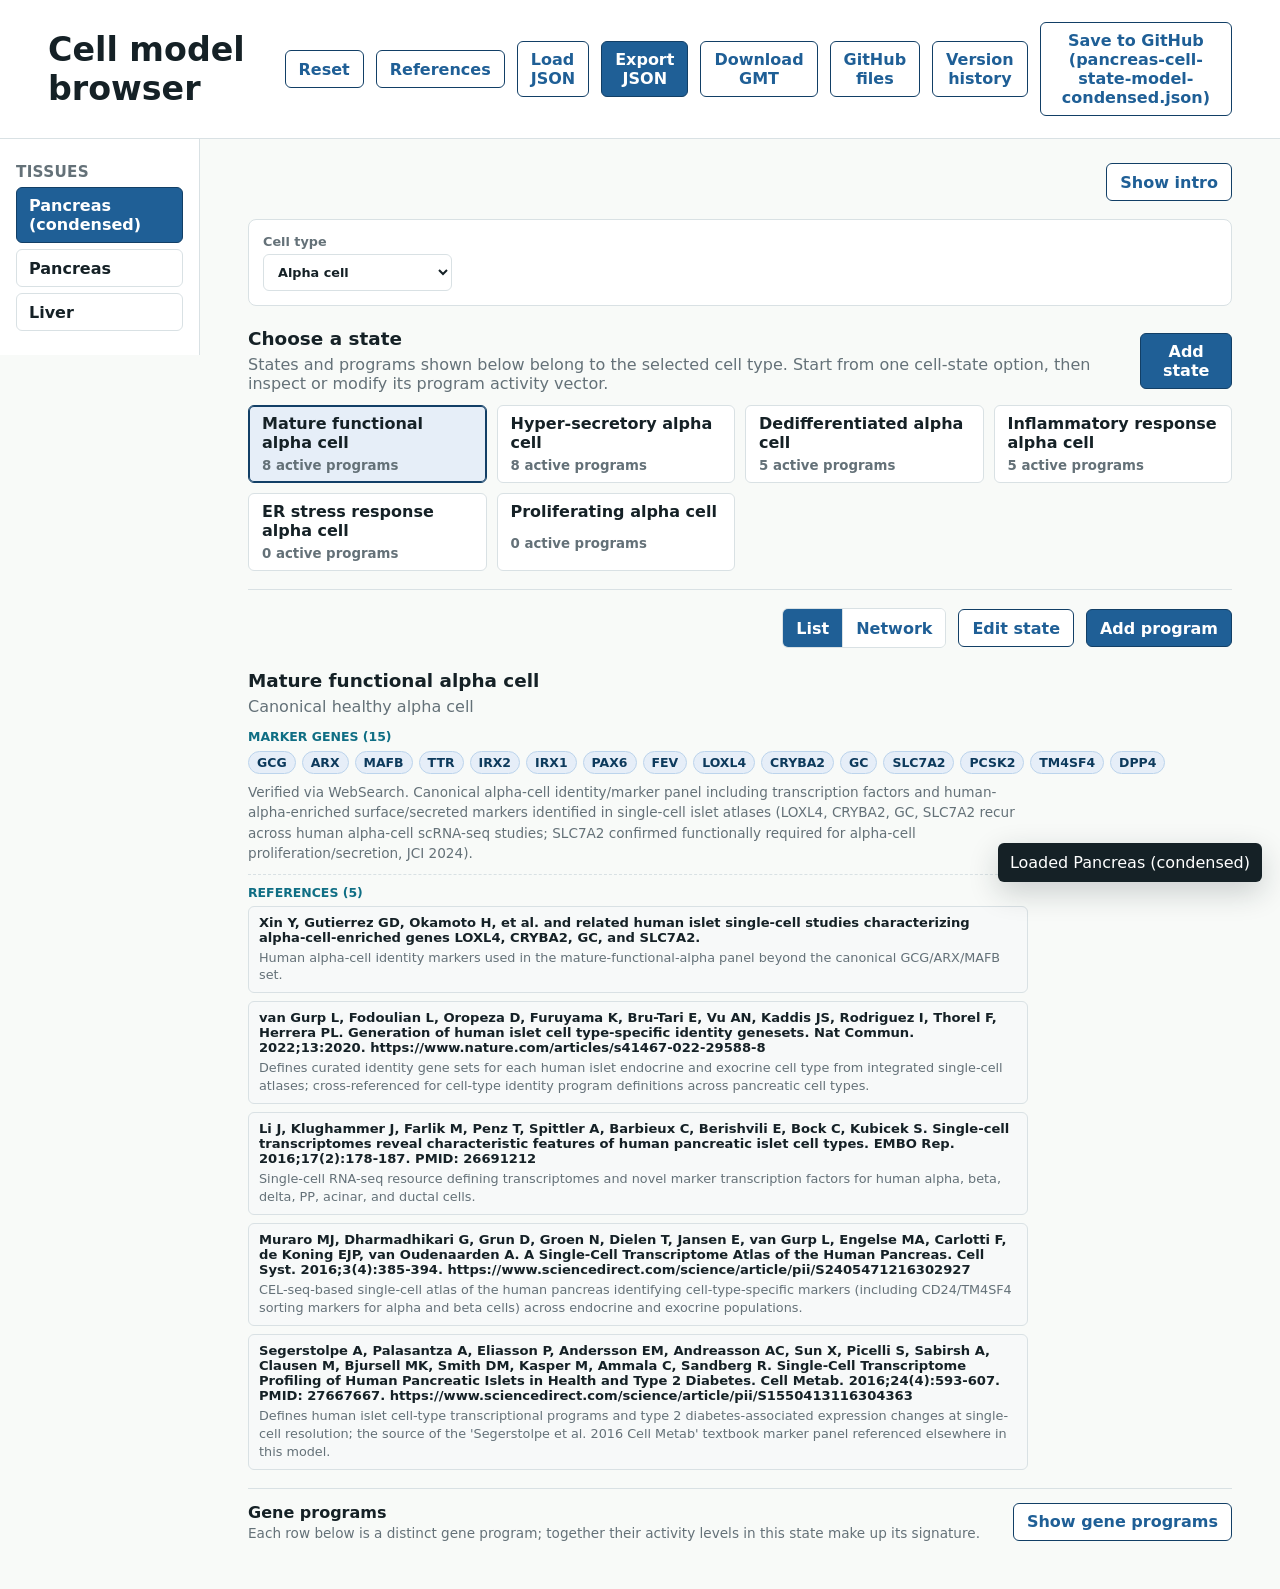
<file: index.html>
<!doctype html>
<html lang="en">
  <head>
    <meta charset="utf-8">
    <meta name="viewport" content="width=device-width, initial-scale=1">
    <title>Cell Model Browser</title>
    <link rel="stylesheet" href="styles.css">
  </head>
  <body>
    <header class="topbar">
      <div>
        <h1>Cell model browser</h1>
      </div>
      <div class="top-actions">
        <button id="resetData" class="ghost">Reset</button>
        <button id="showReferences" class="ghost" type="button">References</button>
        <label class="file-button ghost">
          <span>Load JSON</span>
          <input id="importData" type="file" accept="application/json,.json">
        </label>
        <button id="exportData">Export JSON</button>
        <button id="exportGmt" class="ghost" type="button">Download GMT</button>
        <button id="showGithubFiles" class="ghost" type="button">GitHub files</button>
        <button id="showGithubHistory" class="ghost" type="button" hidden>Version history</button>
        <button id="saveToGithub" class="ghost" type="button" hidden>Save to GitHub</button>
      </div>
    </header>

    <div class="app-body">
      <aside class="tissue-sidebar">
        <h2>Tissues</h2>
        <nav id="tissueList" class="tissue-list" aria-label="Tissue selector"></nav>
      </aside>

      <main>
      <div class="intro-toggle-row">
        <button id="toggleIntro" class="ghost" type="button" aria-expanded="false">Show intro</button>
      </div>
      <section id="summaryBand" class="summary-band hidden">
        <div class="summary-text">
          <h2>Cell model</h2>
          <dl class="concept-definitions">
            <div>
              <dt>Gene</dt>
              <dd>The basic unit of activity, a gene encodes for a protein that performs specific biological function in a cell.</dd>
            </div>
            <div>
              <dt>Program</dt>
              <dd>A group of genes that have coordinated expression or activity, due to shared regulation and potential involvement in similar biological processes.</dd>
            </div>
            <div>
              <dt>State</dt>
              <dd>The overall expression phenotype of a cell, defined by the combined activity levels of different programs.</dd>
            </div>
          </dl>
          <p class="concept-note">
            States and disease are closely linked: a cell can shift into a
            particular state as a consequence of disease, or adopting a
            particular state can itself drive disease. Programs relate to
            biological pathways in a similar way, since a pathway is a
            process that produces a functional outcome in a cell, and a
            program captures the coordinated genes that carry that pathway
            out.
          </p>
        </div>
        <div class="concept-diagram">
          <svg viewBox="0 0 920 460" xmlns="http://www.w3.org/2000/svg" role="img" aria-labelledby="gpsTitle gpsDesc">
            <title id="gpsTitle">Genes to programs to states</title>
            <desc id="gpsDesc">A cartoon showing individual genes clustering into a few biological programs, which combine at different activity levels to define a single cell state.</desc>

            <defs>
              <marker id="gpsArrow" viewBox="0 0 10 10" refX="8" refY="5" markerWidth="7" markerHeight="7" orient="auto-start-reverse">
                <path d="M0,0 L10,5 L0,10 z" fill="#9aabb2"></path>
              </marker>
            </defs>

            <text x="130" y="46" text-anchor="middle" font-weight="700" font-size="20" fill="#152126">Genes</text>
            <text x="130" y="68" text-anchor="middle" font-size="12" fill="#647178">individual markers</text>

            <g>
              <path d="M60,110 C66,102 74,118 80,110" fill="none" stroke="#2b8a7e" stroke-width="3" stroke-linecap="round"></path>
              <path d="M150,95 C156,87 164,103 170,95" fill="none" stroke="#2b8a7e" stroke-width="3" stroke-linecap="round"></path>
              <path d="M40,170 C46,162 54,178 60,170" fill="none" stroke="#2b8a7e" stroke-width="3" stroke-linecap="round"></path>
              <path d="M140,190 C146,182 154,198 160,190" fill="none" stroke="#2b8a7e" stroke-width="3" stroke-linecap="round"></path>
              <path d="M70,250 C76,242 84,258 90,250" fill="none" stroke="#2b8a7e" stroke-width="3" stroke-linecap="round"></path>
              <path d="M155,270 C161,262 169,278 175,270" fill="none" stroke="#2b8a7e" stroke-width="3" stroke-linecap="round"></path>
              <path d="M55,330 C61,322 69,338 75,330" fill="none" stroke="#2b8a7e" stroke-width="3" stroke-linecap="round"></path>
              <path d="M145,345 C151,337 159,353 165,345" fill="none" stroke="#2b8a7e" stroke-width="3" stroke-linecap="round"></path>

              <text x="70" y="128" font-size="10" fill="#647178">PDX1</text>
              <text x="160" y="113" font-size="10" fill="#647178">INS</text>
              <text x="50" y="188" font-size="10" fill="#647178">MAFA</text>
              <text x="150" y="208" font-size="10" fill="#647178">GCK</text>
              <text x="80" y="268" font-size="10" fill="#647178">CDKN2A</text>
              <text x="165" y="288" font-size="10" fill="#647178">ALDH1A3</text>
              <text x="65" y="348" font-size="10" fill="#647178">GDF15</text>
              <text x="155" y="363" font-size="10" fill="#647178">SOX9</text>
            </g>

            <path d="M210,150 C260,150 260,150 300,155" fill="none" stroke="#9aabb2" stroke-width="2" marker-end="url(#gpsArrow)"></path>
            <path d="M210,230 C260,230 260,230 300,230" fill="none" stroke="#9aabb2" stroke-width="2" marker-end="url(#gpsArrow)"></path>
            <path d="M210,310 C260,310 260,310 300,305" fill="none" stroke="#9aabb2" stroke-width="2" marker-end="url(#gpsArrow)"></path>

            <text x="450" y="46" text-anchor="middle" font-weight="700" font-size="20" fill="#152126">Programs</text>
            <text x="450" y="68" text-anchor="middle" font-size="12" fill="#647178">groups of genes, one process each</text>

            <g>
              <rect x="310" y="110" width="280" height="80" rx="22" fill="#e7f4ef" stroke="#2b8a7e" stroke-width="2"></rect>
              <circle cx="335" cy="150" r="9" fill="#2b8a7e"></circle>
              <text x="480" y="132" text-anchor="middle" font-weight="700" font-size="14" fill="#152126">Identity</text>
              <rect x="378" y="144" width="120" height="18" rx="9" fill="#ffffff" stroke="#2b8a7e" stroke-width="1"></rect>
              <text x="438" y="157" text-anchor="middle" font-size="9.5" fill="#0f4a3c">Beta-cell identity</text>
              <rect x="378" y="166" width="120" height="18" rx="9" fill="#ffffff" stroke="#2b8a7e" stroke-width="1"></rect>
              <text x="438" y="179" text-anchor="middle" font-size="9.5" fill="#0f4a3c">Insulin biosynthesis</text>
            </g>

            <g>
              <rect x="310" y="200" width="280" height="80" rx="22" fill="#fbf0da" stroke="#b6842f" stroke-width="2"></rect>
              <circle cx="335" cy="240" r="9" fill="#b6842f"></circle>
              <text x="480" y="222" text-anchor="middle" font-weight="700" font-size="14" fill="#152126">Stress response</text>
              <rect x="378" y="234" width="120" height="18" rx="9" fill="#ffffff" stroke="#b6842f" stroke-width="1"></rect>
              <text x="438" y="247" text-anchor="middle" font-size="9.5" fill="#7a5620">ER stress</text>
              <rect x="378" y="256" width="120" height="18" rx="9" fill="#ffffff" stroke="#b6842f" stroke-width="1"></rect>
              <text x="438" y="269" text-anchor="middle" font-size="9.5" fill="#7a5620">Oxidative stress</text>
            </g>

            <g>
              <rect x="310" y="290" width="280" height="80" rx="22" fill="#f1e7f6" stroke="#8a4fa8" stroke-width="2"></rect>
              <circle cx="335" cy="330" r="9" fill="#8a4fa8"></circle>
              <text x="480" y="312" text-anchor="middle" font-weight="700" font-size="14" fill="#152126">Cell fate</text>
              <rect x="378" y="324" width="120" height="18" rx="9" fill="#ffffff" stroke="#8a4fa8" stroke-width="1"></rect>
              <text x="438" y="337" text-anchor="middle" font-size="9.5" fill="#5c2d73">Senescence</text>
              <rect x="378" y="346" width="120" height="18" rx="9" fill="#ffffff" stroke="#8a4fa8" stroke-width="1"></rect>
              <text x="438" y="359" text-anchor="middle" font-size="9.5" fill="#5c2d73">Dedifferentiation</text>
            </g>

            <path d="M595,150 C650,150 650,220 700,225" fill="none" stroke="#2b8a7e" stroke-width="3" marker-end="url(#gpsArrow)" opacity="0.85"></path>
            <path d="M595,240 C650,240 650,235 700,235" fill="none" stroke="#b6842f" stroke-width="3" marker-end="url(#gpsArrow)" opacity="0.85"></path>
            <path d="M595,330 C650,330 650,250 700,245" fill="none" stroke="#8a4fa8" stroke-width="3" marker-end="url(#gpsArrow)" opacity="0.85"></path>

            <text x="800" y="46" text-anchor="middle" font-weight="700" font-size="20" fill="#152126">State</text>
            <text x="800" y="68" text-anchor="middle" font-size="12" fill="#647178">The overall expression profile of a cell</text>

            <g>
              <circle cx="800" cy="238" r="95" fill="#eef5f2" stroke="#9aabb2" stroke-width="2.5"></circle>
              <circle cx="800" cy="238" r="22" fill="#152126" opacity="0.85"></circle>
              <circle cx="763" cy="212" r="6" fill="#2b8a7e"></circle>
              <circle cx="838" cy="208" r="5" fill="#b6842f"></circle>
              <circle cx="775" cy="270" r="5" fill="#8a4fa8"></circle>
              <circle cx="828" cy="266" r="6" fill="#2b8a7e"></circle>
            </g>
            <text x="800" y="360" text-anchor="middle" font-weight="700" font-size="13" fill="#152126">e.g. "Senescent beta cell"</text>
            <text x="800" y="378" text-anchor="middle" font-size="11" fill="#647178">= this state's phenotype</text>

            <text x="460" y="425" text-anchor="middle" font-size="12" fill="#647178">Box color = which program a gene belongs to &#183; dot color inside the state = that program's contribution to the signature</text>
          </svg>
        </div>
      </section>

      <section class="controls">
        <label>
          <span>Cell type</span>
          <select id="cellTypeSelect"></select>
        </label>
      </section>

      <section class="state-picker-section">
        <div class="section-head">
          <div>
            <h2>Choose a state</h2>
            <p>States and programs shown below belong to the selected cell type. Start from one cell-state option, then inspect or modify its program activity vector.</p>
          </div>
          <button id="addState">Add state</button>
        </div>
        <div id="stateOptions" class="state-options"></div>
      </section>

      <section id="stateView" class="state-workspace">
        <div class="section-actions state-workspace-actions">
          <div class="view-toggle" role="group" aria-label="View mode">
            <button id="viewModeList" type="button" aria-pressed="true">List</button>
            <button id="viewModeNetwork" type="button" aria-pressed="false">Network</button>
          </div>
          <button id="editSelectedState" class="ghost">Edit state</button>
          <button id="addProgram">Add program</button>
        </div>
        <div class="section-head">
          <div>
            <h2 id="selectedStateName">State</h2>
            <p id="selectedStatePhenotype"></p>
            <div id="selectedStateMarkers" class="marker-genes"></div>
          </div>
        </div>
        <div class="programs-heading">
          <div>
            <h3>Gene programs</h3>
            <p>Each row below is a distinct gene program; together their activity levels in this state make up its signature.</p>
          </div>
          <button id="toggleProgramsList" class="ghost" type="button" aria-expanded="false">Show gene programs</button>
        </div>
        <div id="programActivityList" class="program-activity-list hidden"></div>
        <div id="networkView" class="network-view hidden">
          <div class="network-toolbar">
            <button id="expandAllPrograms" class="ghost" type="button">Expand all genes</button>
            <button id="collapseAllPrograms" class="ghost" type="button">Collapse all genes</button>
            <p class="network-hint">Click a program node to show or hide its genes.</p>
          </div>
          <svg id="networkSvg" class="network-svg" viewBox="0 0 900 900" role="img" aria-label="State, program, and gene network"></svg>
          <div class="network-legend">
            <span><i class="dot" data-tone="down"></i>Down / low</span>
            <span><i class="dot" data-tone="base"></i>Baseline</span>
            <span><i class="dot" data-tone="up"></i>Up / high</span>
            <span><i class="dot" data-tone="peak"></i>Very high</span>
          </div>
        </div>
      </section>
      </main>
    </div>

    <dialog id="editor">
      <form method="dialog" id="editorForm">
        <header>
          <h2 id="editorTitle">Edit item</h2>
          <button value="cancel" class="icon-button" aria-label="Close">x</button>
        </header>
        <div id="editorFields" class="editor-fields"></div>
        <menu>
          <button value="delete" id="deleteItem" class="danger" type="button">Delete</button>
          <span></span>
          <button value="cancel" type="button" id="cancelEdit" class="ghost">Cancel</button>
          <button value="save" type="submit">Save</button>
        </menu>
      </form>
    </dialog>

    <dialog id="githubDialog">
      <header>
        <h2>GitHub files</h2>
        <button value="cancel" class="icon-button" aria-label="Close" id="cancelGithub">x</button>
      </header>
      <div class="github-token-row">
        <label>
          <span>GitHub personal access token (only needed to save changes back)</span>
          <input id="githubTokenInput" type="password" placeholder="ghp_...">
        </label>
        <label class="checkbox-row">
          <input type="checkbox" id="githubTokenRemember">
          <span>Remember in this browser</span>
        </label>
        <div class="github-token-actions">
          <button id="githubTokenSave" class="ghost" type="button">Save token</button>
          <span id="githubTokenStatus" class="github-token-status"></span>
        </div>
      </div>
      <p class="github-file-hint">Loading a file below does not need a token. Saving changes back to it does.</p>
      <ul id="githubFileList" class="github-file-list"></ul>
    </dialog>

    <dialog id="githubHistoryDialog">
      <header>
        <h2>Version history</h2>
        <button value="cancel" class="icon-button" aria-label="Close" id="cancelGithubHistory">x</button>
      </header>
      <p class="github-file-hint">Every save creates a new commit, so nothing is ever lost. Restore a version to load it back into the app, then use "Save to GitHub" to make it current.</p>
      <ul id="githubHistoryList" class="github-file-list"></ul>
    </dialog>

    <dialog id="referencesDialog">
      <header>
        <h2>References</h2>
        <button value="cancel" class="icon-button" aria-label="Close" id="cancelReferences">x</button>
      </header>
      <ul id="referencesList" class="references-list"></ul>
    </dialog>

    <dialog id="exportDialog">
      <form method="dialog" id="exportForm">
        <header>
          <h2>Export model</h2>
          <button value="cancel" class="icon-button" aria-label="Close">x</button>
        </header>
        <div class="editor-fields">
          <label>
            <span>File name</span>
            <input id="exportFileName" name="fileName" value="beta-cell-state-model.json">
          </label>
        </div>
        <menu>
          <span></span>
          <button value="cancel" type="button" id="cancelExport" class="ghost">Cancel</button>
          <button value="save" type="submit">Download</button>
        </menu>
      </form>
    </dialog>

    <script src="app.js"></script>
  </body>
</html>
</file>
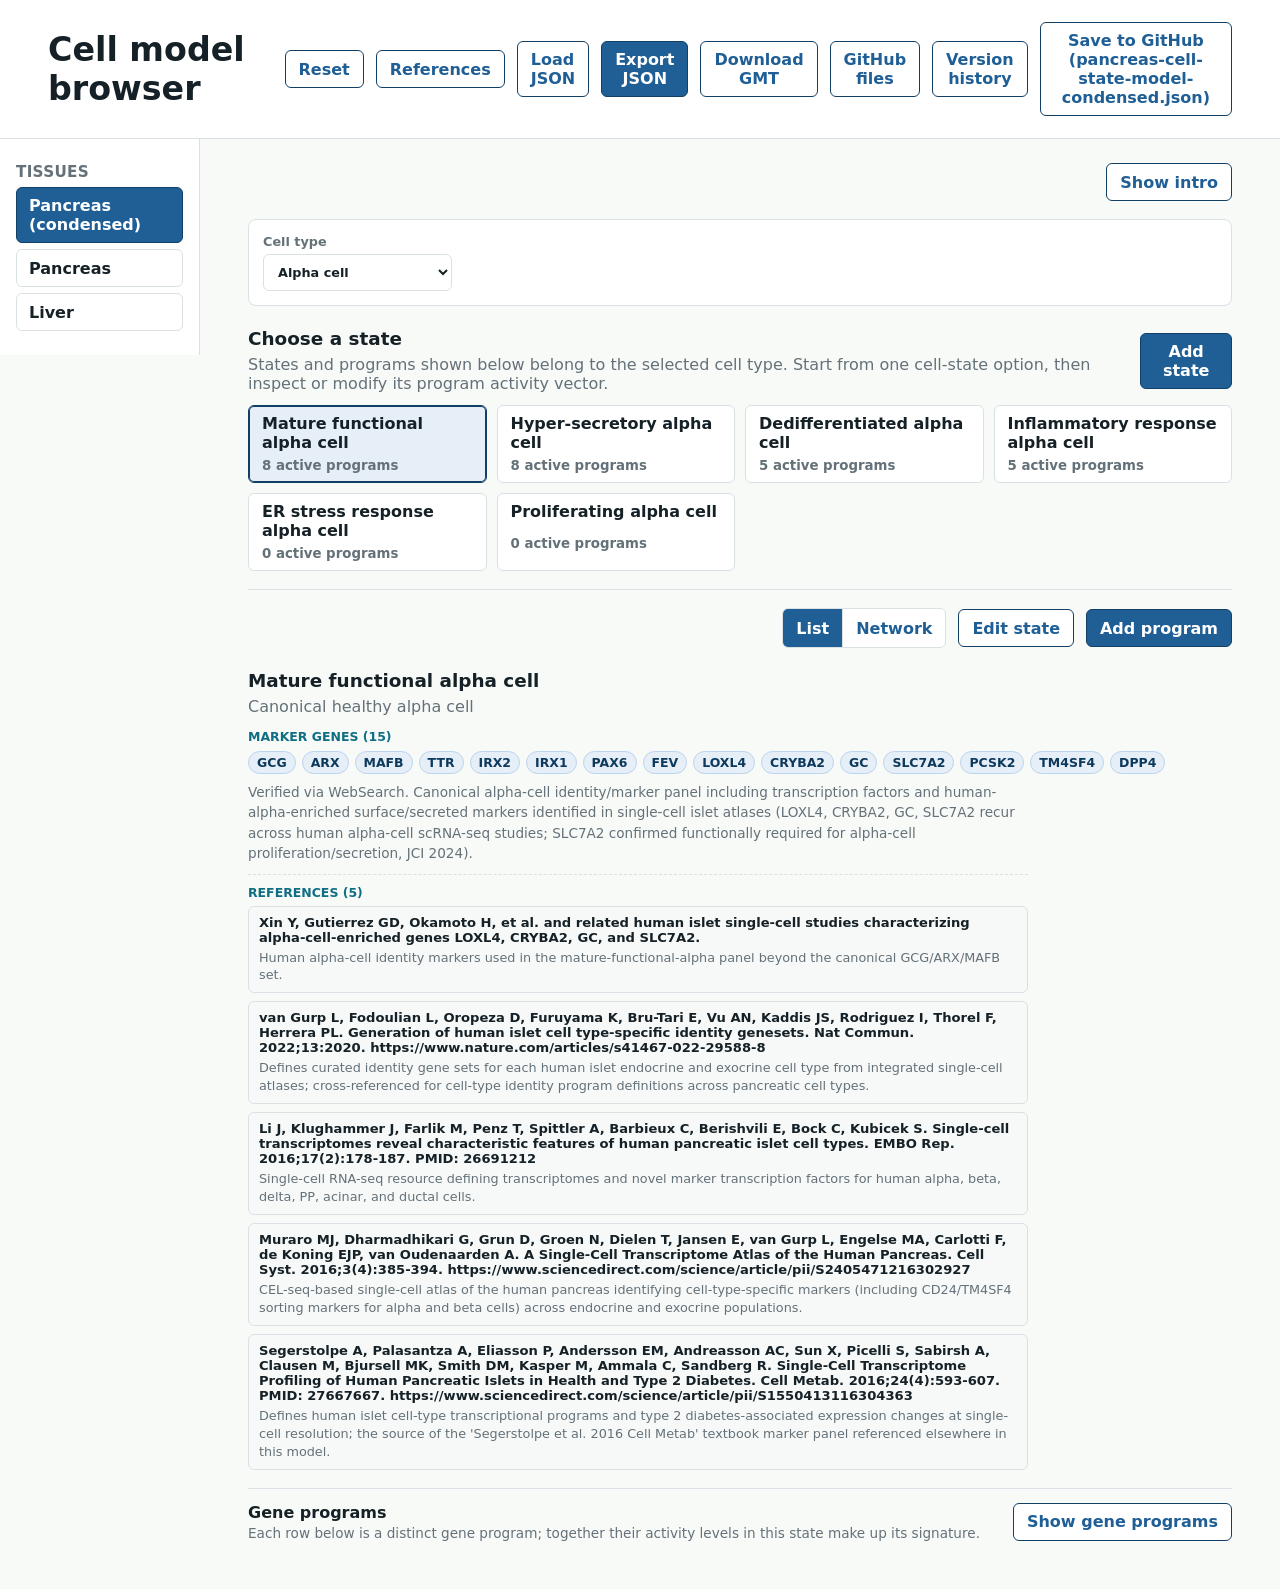
<file: cell_model_browser.html>
<!doctype html>
<html lang="en">
  <head>
    <meta charset="utf-8">
    <meta name="viewport" content="width=device-width, initial-scale=1">
    <title>Cell Model Browser</title>
    <style>
:root {
  --ink: #152126;
  --muted: #647178;
  --line: #d9e1e4;
  --paper: #f8faf8;
  --panel: #ffffff;
  --green: #167a62;
  --teal: #0f6e84;
  --gold: #b27719;
  --red: #b64236;
  --blue: #2b5c9c;
  --gray: #e9eef0;
  /* UI accent (buttons, focus/selected states, highlights). Kept separate
     from --green/--blue above, which stay reserved for the network view's
     up/down activity-tone data coding. */
  --accent: #1f5f96;
  --accent-dark: #123f66;
  --accent-light: #e6eef8;
  --accent-light-border: #bcd4ec;
  --accent-text: #0d3a5c;
  font-family: Inter, ui-sans-serif, system-ui, -apple-system, BlinkMacSystemFont, "Segoe UI", sans-serif;
}

* {
  box-sizing: border-box;
}

body {
  margin: 0;
  color: var(--ink);
  background: var(--paper);
}

button,
input,
select,
textarea {
  font: inherit;
}

button {
  border: 1px solid var(--accent-dark);
  background: var(--accent);
  color: white;
  min-height: 38px;
  padding: 8px 13px;
  border-radius: 6px;
  cursor: pointer;
  font-weight: 650;
}

.file-button {
  position: relative;
  display: inline-grid;
  place-items: center;
  min-height: 38px;
  padding: 8px 13px;
  border: 1px solid var(--accent-dark);
  border-radius: 6px;
  cursor: pointer;
  font-size: 1rem;
  font-weight: 650;
}

.top-actions .file-button {
  color: white;
  font-size: 1rem;
  font-weight: 650;
  gap: 0;
}

.file-button input {
  position: absolute;
  inline-size: 1px;
  block-size: 1px;
  opacity: 0;
  pointer-events: none;
}

button:hover {
  filter: brightness(0.96);
}

button.ghost,
.file-button.ghost {
  background: white;
  color: var(--accent);
}

button.danger {
  border-color: #a83a30;
  background: #f9e8e5;
  color: #9a332b;
}

.icon-button {
  width: 34px;
  min-height: 34px;
  padding: 0;
  border-color: var(--line);
  background: white;
  color: var(--ink);
}

.topbar {
  display: flex;
  justify-content: space-between;
  gap: 20px;
  align-items: center;
  padding: 22px clamp(18px, 4vw, 48px);
  border-bottom: 1px solid var(--line);
  background: white;
}

.eyebrow {
  margin: 0 0 3px;
  color: var(--teal);
  font-size: 0.78rem;
  font-weight: 750;
  text-transform: uppercase;
}

h1,
h2,
p {
  margin-top: 0;
}

h1 {
  margin-bottom: 0;
  font-size: clamp(1.55rem, 2.6vw, 2.35rem);
}

h2 {
  margin-bottom: 6px;
  font-size: 1.15rem;
}

p {
  color: var(--muted);
}

main {
  padding: 24px clamp(18px, 4vw, 48px) 48px;
  flex: 1 1 auto;
  min-width: 0;
}

.app-body {
  display: flex;
  align-items: flex-start;
}

.tissue-sidebar {
  flex: 0 0 200px;
  padding: 24px 16px;
  border-right: 1px solid var(--line);
  background: white;
}

.tissue-sidebar h2 {
  font-size: 0.95rem;
  color: var(--muted);
  text-transform: uppercase;
  letter-spacing: 0.02em;
}

.tissue-list {
  display: grid;
  gap: 6px;
}

.tissue-item {
  display: block;
  width: 100%;
  text-align: left;
  border: 1px solid var(--line);
  background: white;
  color: var(--ink);
  font-weight: 600;
  min-height: 38px;
  padding: 8px 12px;
  border-radius: 6px;
  cursor: pointer;
}

.tissue-item:hover {
  filter: brightness(0.98);
}

.tissue-item.active {
  border-color: var(--accent-dark);
  background: var(--accent);
  color: white;
}

.top-actions,
.section-head,
.section-actions,
.controls,
menu {
  display: flex;
  align-items: center;
  gap: 12px;
}

.intro-toggle-row {
  display: flex;
  justify-content: flex-end;
  margin-bottom: 14px;
}

/* Higher-specificity override so .summary-band's own `display: grid` can't
   win a cascade tie against the generic .hidden utility class (same bug
   pattern as the gene-programs list -- see #programActivityList.hidden). */
#summaryBand.hidden {
  display: none;
}

.summary-band {
  display: grid;
  grid-template-columns: minmax(0, 1fr) minmax(320px, 620px);
  gap: 24px;
  align-items: center;
  padding: 24px;
  border: 1px solid var(--line);
  background:
    linear-gradient(90deg, rgba(31, 95, 150, 0.09), rgba(43, 92, 156, 0.07)),
    white;
  border-radius: 8px;
}

.summary-text p {
  max-width: 700px;
  margin-bottom: 0;
  line-height: 1.55;
}

.concept-definitions {
  display: flex;
  flex-direction: column;
  gap: 10px;
  max-width: 700px;
  margin: 0;
  font-size: 0.85rem;
}

.concept-definitions > div {
  display: flex;
  gap: 8px;
  align-items: baseline;
  line-height: 1.5;
}

.concept-definitions dt {
  flex: 0 0 auto;
  font-weight: 700;
  color: var(--ink, #152126);
}

.concept-definitions dd {
  margin: 0;
  color: var(--muted, #4c5a61);
}

.concept-note {
  max-width: 700px;
  margin: 12px 0 0;
  line-height: 1.55;
  color: var(--muted, #647178);
  font-size: 0.85rem;
}

.concept-diagram {
  width: 100%;
}

.concept-diagram svg {
  display: block;
  width: 100%;
  height: auto;
}

.controls {
  margin: 18px 0;
  padding: 14px;
  border: 1px solid var(--line);
  border-radius: 8px;
  background: white;
  flex-wrap: wrap;
}

label {
  display: grid;
  gap: 5px;
  color: var(--muted);
  font-size: 0.8rem;
  font-weight: 700;
}

input,
select,
textarea {
  width: 100%;
  border: 1px solid var(--line);
  border-radius: 6px;
  background: white;
  color: var(--ink);
  padding: 9px 10px;
}

textarea {
  min-height: 84px;
  resize: vertical;
}

/* The generic input rule above (width:100%, padding, border) is meant for
   text fields -- it was also stretching checkbox inputs into giant,
   effectively invisible click targets that pushed their label text off to
   the side. Restore native checkbox sizing/appearance everywhere. */
input[type="checkbox"] {
  width: auto;
  height: auto;
  padding: 0;
  border: revert;
  border-radius: 0;
  background: revert;
  flex: 0 0 auto;
}

.view {
  display: block;
}

.hidden {
  display: none;
}

.section-head {
  justify-content: space-between;
  margin: 22px 0 12px;
}

.section-head p {
  margin-bottom: 0;
}

.state-workspace-actions {
  margin: 14px 0 18px;
}

.section-actions {
  flex-wrap: wrap;
  justify-content: end;
}

.state-picker-section,
.state-workspace {
  margin-top: 18px;
}

.state-options {
  display: grid;
  grid-template-columns: repeat(auto-fit, minmax(220px, 1fr));
  gap: 10px;
}

.state-option {
  display: grid;
  gap: 4px;
  justify-items: start;
  min-height: 78px;
  border-color: var(--line);
  background: white;
  color: var(--ink);
  text-align: left;
}

.state-option span {
  font-weight: 760;
}

.state-option small {
  color: var(--muted);
  font-weight: 650;
}

.state-option.selected {
  border-color: var(--accent-dark);
  background: var(--accent-light);
  box-shadow: inset 0 0 0 1px var(--accent-dark);
}

.state-workspace {
  border-top: 1px solid var(--line);
  padding-top: 4px;
}

.program-activity-list {
  display: grid;
  gap: 10px;
  margin-top: 14px;
}

/* .hidden and .program-activity-list are both single-class selectors, so
   without this higher-specificity override, .program-activity-list's own
   `display: grid` (declared later in this file) would win the cascade over
   .hidden's `display: none` and the list would stay visible. */
#programActivityList.hidden {
  display: none;
}

.program-row {
  display: grid;
  grid-template-columns: minmax(0, 1fr) 190px;
  gap: 18px;
  align-items: center;
  border: 1px solid var(--line);
  border-left-width: 5px;
  border-radius: 8px;
  background: white;
  padding: 14px;
}

.program-row[data-tone="down"] {
  border-left-color: var(--blue);
}

.program-row[data-tone="base"] {
  border-left-color: #aeb9bd;
}

.program-row[data-tone="up"] {
  border-left-color: var(--green);
}

.program-row[data-tone="peak"] {
  border-left-color: var(--gold);
}

.program-main p {
  margin-bottom: 0;
  line-height: 1.45;
}

.program-title-line {
  display: flex;
  gap: 10px;
  align-items: baseline;
  flex-wrap: wrap;
  margin-bottom: 4px;
}

.program-title-line h3 {
  margin: 0;
  font-size: 1rem;
}

.program-title-line span {
  color: var(--muted);
  font-size: 0.78rem;
  font-weight: 750;
}

.program-activity {
  display: grid;
  gap: 9px;
}

.matrix-wrap {
  overflow: auto;
  border: 1px solid var(--line);
  background: white;
  border-radius: 8px;
}

table {
  border-collapse: collapse;
  min-width: 980px;
  width: 100%;
}

th,
td {
  border-bottom: 1px solid var(--line);
  border-right: 1px solid var(--line);
  padding: 10px;
  vertical-align: middle;
}

th {
  position: sticky;
  top: 0;
  z-index: 1;
  background: #f2f6f5;
  text-align: left;
  font-size: 0.82rem;
}

th:first-child,
td:first-child {
  position: sticky;
  left: 0;
  z-index: 2;
  background: white;
  min-width: 260px;
}

th:first-child {
  z-index: 3;
  background: #f2f6f5;
}

.program-name {
  font-weight: 750;
}

.program-function {
  color: var(--muted);
  font-size: 0.82rem;
  margin-top: 2px;
}

.activity {
  width: 100%;
  min-height: 38px;
  border-radius: 6px;
  border: 1px solid transparent;
  color: var(--ink);
}

.activity[data-level="-2"] { background: #d9e4ef; border-color: #a9bfd3; }
.activity[data-level="-1"] { background: #e9eef0; border-color: #d0d9dc; }
.activity[data-level="0"] { background: #f8faf8; border-color: #dde4e2; }
.activity[data-level="1"] { background: #e8f3dc; border-color: #bed9a4; }
.activity[data-level="2"] { background: #cce9d8; border-color: #8bc79e; }
.activity[data-level="3"] { background: #f6dfae; border-color: #d1a64b; }

.program-grid,
.state-grid {
  display: grid;
  grid-template-columns: repeat(auto-fit, minmax(280px, 1fr));
  gap: 12px;
}

.card {
  border: 1px solid var(--line);
  border-radius: 8px;
  background: white;
  padding: 14px;
  min-height: 168px;
}

.card header {
  display: flex;
  align-items: start;
  justify-content: space-between;
  gap: 10px;
  margin-bottom: 8px;
}

.card h3 {
  margin: 0;
  font-size: 1rem;
}

.tag-list {
  display: flex;
  flex-wrap: wrap;
  gap: 6px;
  margin-top: 11px;
}

.tag {
  border: 1px solid var(--line);
  border-radius: 999px;
  padding: 3px 8px;
  background: #f7f9f9;
  font-size: 0.78rem;
  color: #35434a;
}

.bar-row {
  display: grid;
  grid-template-columns: 110px 1fr 48px;
  align-items: center;
  gap: 8px;
  margin: 7px 0;
  font-size: 0.8rem;
}

.bar-track {
  height: 9px;
  background: var(--gray);
  border-radius: 999px;
  overflow: hidden;
}

.bar-fill {
  height: 100%;
  background: var(--accent);
}

dialog {
  width: min(680px, calc(100vw - 28px));
  border: 1px solid var(--line);
  border-radius: 8px;
  padding: 0;
  box-shadow: 0 24px 80px rgba(21, 33, 38, 0.26);
}

dialog::backdrop {
  background: rgba(21, 33, 38, 0.34);
}

dialog header,
.editor-fields,
menu {
  padding: 16px;
}

dialog header {
  display: flex;
  align-items: center;
  justify-content: space-between;
  border-bottom: 1px solid var(--line);
}

dialog h2 {
  margin: 0;
}

.editor-fields {
  display: grid;
  gap: 12px;
}

menu {
  margin: 0;
  border-top: 1px solid var(--line);
  justify-content: end;
}

menu span {
  flex: 1;
}

.activity-editor {
  display: grid;
  grid-template-columns: minmax(130px, 1fr) 170px;
  gap: 8px;
  align-items: center;
}

.reference-editor-list {
  display: grid;
  gap: 6px;
  max-height: 220px;
  overflow-y: auto;
  border: 1px solid var(--line);
  border-radius: 8px;
  padding: 10px;
  background: #f7f9f9;
}

.reference-editor-item {
  display: flex !important;
  flex-direction: row !important;
  align-items: start;
  gap: 8px;
  font-size: 0.85rem;
  line-height: 1.4;
}

.reference-editor-item input {
  margin-top: 3px;
  flex-shrink: 0;
}

.marker-genes {
  margin-top: 10px;
}

.marker-genes:empty {
  display: none;
}

.marker-genes-head {
  margin-bottom: 6px;
}

.marker-genes-label {
  font-size: 0.78rem;
  font-weight: 750;
  text-transform: uppercase;
  color: var(--teal);
}

.marker-tag-list {
  margin-top: 0;
}

.marker-tag {
  background: var(--accent-light);
  border-color: var(--accent-light-border);
  color: var(--accent-text);
  font-weight: 650;
}

.state-notes {
  margin-top: 8px;
  margin-bottom: 0;
  font-size: 0.85rem;
  line-height: 1.5;
  color: var(--muted);
  max-width: 780px;
}

.references-list {
  list-style: none;
  margin: 0;
  padding: 16px;
  display: grid;
  gap: 14px;
  max-height: 60vh;
  overflow-y: auto;
}

.reference-item {
  display: flex;
  align-items: start;
  justify-content: space-between;
  gap: 12px;
  border: 1px solid var(--line);
  border-radius: 8px;
  padding: 12px;
  background: #f7f9f9;
}

.reference-item-body {
  min-width: 0;
}

.reference-item button.ghost {
  flex-shrink: 0;
}

.reference-item-add {
  justify-content: center;
  background: white;
  border-style: dashed;
}

.reference-citation {
  margin: 0 0 4px;
  font-weight: 700;
  color: var(--ink);
}

.reference-note {
  margin: 0;
  color: var(--muted);
  font-size: 0.85rem;
  line-height: 1.45;
}

.no-references {
  color: var(--muted);
  padding: 16px;
}

.github-token-row {
  display: grid;
  gap: 10px;
  padding: 16px 16px 0;
}

.github-token-row label {
  display: grid;
  gap: 4px;
}

.checkbox-row {
  display: flex !important;
  flex-direction: row !important;
  align-items: center;
  gap: 6px !important;
}

.github-token-actions {
  display: flex;
  align-items: center;
  gap: 10px;
}

.github-token-status {
  font-size: 0.82rem;
  color: var(--muted);
}

.github-file-hint {
  margin: 10px 16px 0;
  font-size: 0.82rem;
  color: var(--muted);
}

.github-file-list {
  list-style: none;
  margin: 0;
  padding: 16px;
  display: grid;
  gap: 10px;
  max-height: 40vh;
  overflow-y: auto;
}

.github-file-item {
  display: flex;
  align-items: center;
  justify-content: space-between;
  gap: 12px;
  border: 1px solid var(--line);
  border-radius: 8px;
  padding: 10px 12px;
  background: #f7f9f9;
}

.github-file-empty,
.github-file-loading {
  color: var(--muted);
  padding: 8px 0;
}

.github-history-item {
  align-items: start;
}

.github-history-body {
  min-width: 0;
}

.github-history-message {
  margin: 0 0 4px;
  font-weight: 700;
  color: var(--ink);
}

.github-history-meta {
  margin: 0;
  color: var(--muted);
  font-size: 0.8rem;
}

.github-history-current {
  flex-shrink: 0;
  font-size: 0.78rem;
  font-weight: 700;
  color: var(--accent);
  text-transform: uppercase;
}

.state-references {
  margin-top: 10px;
  padding-top: 10px;
  border-top: 1px dashed var(--line);
  max-width: 780px;
}

.state-references-label {
  display: block;
  margin-bottom: 6px;
  font-size: 0.78rem;
  font-weight: 750;
  text-transform: uppercase;
  color: var(--teal);
}

.state-references-list {
  list-style: none;
  margin: 0;
  padding: 0;
  display: grid;
  gap: 8px;
}

.state-reference-item {
  border: 1px solid var(--line);
  border-radius: 6px;
  padding: 8px 10px;
  background: #f7f9f9;
}

.state-reference-citation {
  margin: 0;
  font-size: 0.82rem;
  font-weight: 700;
  color: var(--ink);
}

.state-reference-note {
  margin: 4px 0 0;
  font-size: 0.8rem;
  line-height: 1.4;
  color: var(--muted);
}

.programs-heading {
  display: flex;
  align-items: center;
  justify-content: space-between;
  gap: 16px;
  margin-top: 18px;
  padding-top: 14px;
  border-top: 1px solid var(--line);
}

.programs-heading h3 {
  margin: 0 0 3px;
  font-size: 1rem;
}

.programs-heading p {
  margin: 0;
  font-size: 0.85rem;
}

.view-toggle {
  display: inline-flex;
  border: 1px solid var(--line);
  border-radius: 6px;
  overflow: hidden;
}

.view-toggle button {
  border: none;
  border-radius: 0;
  min-height: 38px;
  background: white;
  color: var(--accent);
}

.view-toggle button + button {
  border-left: 1px solid var(--line);
}

.view-toggle button[aria-pressed="true"] {
  background: var(--accent);
  color: white;
}

.network-view {
  margin-top: 14px;
  border: 1px solid var(--line);
  border-radius: 8px;
  background: white;
  padding: 14px;
}

.network-toolbar {
  display: flex;
  align-items: center;
  gap: 12px;
  flex-wrap: wrap;
  margin-bottom: 8px;
}

.network-hint {
  margin: 0;
  font-size: 0.82rem;
}

.network-svg {
  width: 100%;
  height: auto;
  max-height: 760px;
  display: block;
}

.network-state-node {
  fill: var(--ink);
  stroke: white;
  stroke-width: 3;
}

.network-state-label {
  fill: white;
  font-size: 15px;
  font-weight: 750;
}

.network-state-sublabel {
  fill: #cfd8da;
  font-size: 10px;
}

.network-node {
  fill: white;
  stroke-width: 2.5;
  cursor: pointer;
  transition: filter 0.15s ease;
}

.network-node:hover {
  filter: brightness(0.94);
}

.network-node[data-tone="down"] { stroke: var(--blue); fill: #eaf1fb; }
.network-node[data-tone="base"] { stroke: #aeb9bd; fill: #f5f7f7; }
.network-node[data-tone="up"] { stroke: var(--green); fill: #e7f4ef; }
.network-node[data-tone="peak"] { stroke: var(--gold); fill: #fbf0da; }

.network-node[data-expanded="true"] {
  stroke-width: 4.5;
}

.network-node-group {
  cursor: pointer;
}

.network-edge[data-tone="down"] { stroke: var(--blue); }
.network-edge[data-tone="base"] { stroke: #aeb9bd; }
.network-edge[data-tone="up"] { stroke: var(--green); }
.network-edge[data-tone="peak"] { stroke: var(--gold); }

.network-label {
  font-size: 10.5px;
  fill: var(--ink);
  font-weight: 650;
  pointer-events: none;
}

.network-gene-edge {
  stroke: #c7d0d3;
  stroke-width: 1;
}

.network-gene-node {
  fill: white;
  stroke: var(--teal);
  stroke-width: 1.5;
  pointer-events: none;
}

.network-gene-label {
  font-size: 9px;
  fill: var(--teal);
  font-weight: 650;
  pointer-events: none;
}

.network-legend {
  display: flex;
  flex-wrap: wrap;
  gap: 16px;
  margin-top: 10px;
  font-size: 0.78rem;
  color: var(--muted);
}

.network-legend .dot {
  display: inline-block;
  width: 10px;
  height: 10px;
  margin-right: 5px;
  border: 2px solid;
  border-radius: 50%;
  vertical-align: middle;
}

.network-legend .dot[data-tone="down"] { border-color: var(--blue); background: #eaf1fb; }
.network-legend .dot[data-tone="base"] { border-color: #aeb9bd; background: #f5f7f7; }
.network-legend .dot[data-tone="up"] { border-color: var(--green); background: #e7f4ef; }
.network-legend .dot[data-tone="peak"] { border-color: var(--gold); background: #fbf0da; }

.toast {
  position: fixed;
  right: 18px;
  bottom: 18px;
  background: #152126;
  color: white;
  border-radius: 6px;
  padding: 10px 12px;
  box-shadow: 0 10px 30px rgba(21, 33, 38, 0.2);
}

@media (max-width: 760px) {
  .topbar,
  .section-head {
    align-items: stretch;
    flex-direction: column;
  }

  .app-body {
    flex-direction: column;
  }

  .tissue-sidebar {
    flex: none;
    width: 100%;
    border-right: none;
    border-bottom: 1px solid var(--line);
  }

  .tissue-list {
    grid-auto-flow: column;
    grid-auto-columns: minmax(120px, 1fr);
    overflow-x: auto;
  }

  .top-actions {
    justify-content: stretch;
  }

  .top-actions button,
  .section-head button,
  .section-actions button {
    flex: 1;
  }

  .section-actions {
    justify-content: stretch;
  }

  .summary-band {
    grid-template-columns: 1fr;
    padding: 18px;
  }

  .activity-editor {
    grid-template-columns: 1fr;
  }

  .program-row {
    grid-template-columns: 1fr;
  }
}

    </style>
  </head>
  <body>
    <header class="topbar">
      <div>
        <h1>Cell model browser</h1>
      </div>
      <div class="top-actions">
        <button id="resetData" class="ghost">Reset</button>
        <button id="showReferences" class="ghost" type="button">References</button>
        <label class="file-button ghost">
          <span>Load JSON</span>
          <input id="importData" type="file" accept="application/json,.json">
        </label>
        <button id="exportData">Export JSON</button>
        <button id="exportGmt" class="ghost" type="button">Download GMT</button>
        <button id="showGithubFiles" class="ghost" type="button">GitHub files</button>
        <button id="showGithubHistory" class="ghost" type="button" hidden>Version history</button>
        <button id="saveToGithub" class="ghost" type="button" hidden>Save to GitHub</button>
      </div>
    </header>

    <div class="app-body">
      <aside class="tissue-sidebar">
        <h2>Tissues</h2>
        <nav id="tissueList" class="tissue-list" aria-label="Tissue selector"></nav>
      </aside>

      <main>
      <div class="intro-toggle-row">
        <button id="toggleIntro" class="ghost" type="button" aria-expanded="false">Show intro</button>
      </div>
      <section id="summaryBand" class="summary-band hidden">
        <div class="summary-text">
          <h2>Cell model</h2>
          <dl class="concept-definitions">
            <div>
              <dt>Gene</dt>
              <dd>The basic unit of activity, a gene encodes for a protein that performs specific biological function in a cell.</dd>
            </div>
            <div>
              <dt>Program</dt>
              <dd>A group of genes that have coordinated expression or activity, due to shared regulation and potential involvement in similar biological processes.</dd>
            </div>
            <div>
              <dt>State</dt>
              <dd>The overall expression phenotype of a cell, defined by the combined activity levels of different programs.</dd>
            </div>
          </dl>
          <p class="concept-note">
            States and disease are closely linked: a cell can shift into a
            particular state as a consequence of disease, or adopting a
            particular state can itself drive disease. Programs relate to
            biological pathways in a similar way, since a pathway is a
            process that produces a functional outcome in a cell, and a
            program captures the coordinated genes that carry that pathway
            out.
          </p>
        </div>
        <div class="concept-diagram">
          <svg viewBox="0 0 920 460" xmlns="http://www.w3.org/2000/svg" role="img" aria-labelledby="gpsTitle gpsDesc">
            <title id="gpsTitle">Genes to programs to states</title>
            <desc id="gpsDesc">A cartoon showing individual genes clustering into a few biological programs, which combine at different activity levels to define a single cell state.</desc>

            <defs>
              <marker id="gpsArrow" viewBox="0 0 10 10" refX="8" refY="5" markerWidth="7" markerHeight="7" orient="auto-start-reverse">
                <path d="M0,0 L10,5 L0,10 z" fill="#9aabb2"></path>
              </marker>
            </defs>

            <text x="130" y="46" text-anchor="middle" font-weight="700" font-size="20" fill="#152126">Genes</text>
            <text x="130" y="68" text-anchor="middle" font-size="12" fill="#647178">individual markers</text>

            <g>
              <path d="M60,110 C66,102 74,118 80,110" fill="none" stroke="#2b8a7e" stroke-width="3" stroke-linecap="round"></path>
              <path d="M150,95 C156,87 164,103 170,95" fill="none" stroke="#2b8a7e" stroke-width="3" stroke-linecap="round"></path>
              <path d="M40,170 C46,162 54,178 60,170" fill="none" stroke="#2b8a7e" stroke-width="3" stroke-linecap="round"></path>
              <path d="M140,190 C146,182 154,198 160,190" fill="none" stroke="#2b8a7e" stroke-width="3" stroke-linecap="round"></path>
              <path d="M70,250 C76,242 84,258 90,250" fill="none" stroke="#2b8a7e" stroke-width="3" stroke-linecap="round"></path>
              <path d="M155,270 C161,262 169,278 175,270" fill="none" stroke="#2b8a7e" stroke-width="3" stroke-linecap="round"></path>
              <path d="M55,330 C61,322 69,338 75,330" fill="none" stroke="#2b8a7e" stroke-width="3" stroke-linecap="round"></path>
              <path d="M145,345 C151,337 159,353 165,345" fill="none" stroke="#2b8a7e" stroke-width="3" stroke-linecap="round"></path>

              <text x="70" y="128" font-size="10" fill="#647178">PDX1</text>
              <text x="160" y="113" font-size="10" fill="#647178">INS</text>
              <text x="50" y="188" font-size="10" fill="#647178">MAFA</text>
              <text x="150" y="208" font-size="10" fill="#647178">GCK</text>
              <text x="80" y="268" font-size="10" fill="#647178">CDKN2A</text>
              <text x="165" y="288" font-size="10" fill="#647178">ALDH1A3</text>
              <text x="65" y="348" font-size="10" fill="#647178">GDF15</text>
              <text x="155" y="363" font-size="10" fill="#647178">SOX9</text>
            </g>

            <path d="M210,150 C260,150 260,150 300,155" fill="none" stroke="#9aabb2" stroke-width="2" marker-end="url(#gpsArrow)"></path>
            <path d="M210,230 C260,230 260,230 300,230" fill="none" stroke="#9aabb2" stroke-width="2" marker-end="url(#gpsArrow)"></path>
            <path d="M210,310 C260,310 260,310 300,305" fill="none" stroke="#9aabb2" stroke-width="2" marker-end="url(#gpsArrow)"></path>

            <text x="450" y="46" text-anchor="middle" font-weight="700" font-size="20" fill="#152126">Programs</text>
            <text x="450" y="68" text-anchor="middle" font-size="12" fill="#647178">groups of genes, one process each</text>

            <g>
              <rect x="310" y="110" width="280" height="80" rx="22" fill="#e7f4ef" stroke="#2b8a7e" stroke-width="2"></rect>
              <circle cx="335" cy="150" r="9" fill="#2b8a7e"></circle>
              <text x="480" y="132" text-anchor="middle" font-weight="700" font-size="14" fill="#152126">Identity</text>
              <rect x="378" y="144" width="120" height="18" rx="9" fill="#ffffff" stroke="#2b8a7e" stroke-width="1"></rect>
              <text x="438" y="157" text-anchor="middle" font-size="9.5" fill="#0f4a3c">Beta-cell identity</text>
              <rect x="378" y="166" width="120" height="18" rx="9" fill="#ffffff" stroke="#2b8a7e" stroke-width="1"></rect>
              <text x="438" y="179" text-anchor="middle" font-size="9.5" fill="#0f4a3c">Insulin biosynthesis</text>
            </g>

            <g>
              <rect x="310" y="200" width="280" height="80" rx="22" fill="#fbf0da" stroke="#b6842f" stroke-width="2"></rect>
              <circle cx="335" cy="240" r="9" fill="#b6842f"></circle>
              <text x="480" y="222" text-anchor="middle" font-weight="700" font-size="14" fill="#152126">Stress response</text>
              <rect x="378" y="234" width="120" height="18" rx="9" fill="#ffffff" stroke="#b6842f" stroke-width="1"></rect>
              <text x="438" y="247" text-anchor="middle" font-size="9.5" fill="#7a5620">ER stress</text>
              <rect x="378" y="256" width="120" height="18" rx="9" fill="#ffffff" stroke="#b6842f" stroke-width="1"></rect>
              <text x="438" y="269" text-anchor="middle" font-size="9.5" fill="#7a5620">Oxidative stress</text>
            </g>

            <g>
              <rect x="310" y="290" width="280" height="80" rx="22" fill="#f1e7f6" stroke="#8a4fa8" stroke-width="2"></rect>
              <circle cx="335" cy="330" r="9" fill="#8a4fa8"></circle>
              <text x="480" y="312" text-anchor="middle" font-weight="700" font-size="14" fill="#152126">Cell fate</text>
              <rect x="378" y="324" width="120" height="18" rx="9" fill="#ffffff" stroke="#8a4fa8" stroke-width="1"></rect>
              <text x="438" y="337" text-anchor="middle" font-size="9.5" fill="#5c2d73">Senescence</text>
              <rect x="378" y="346" width="120" height="18" rx="9" fill="#ffffff" stroke="#8a4fa8" stroke-width="1"></rect>
              <text x="438" y="359" text-anchor="middle" font-size="9.5" fill="#5c2d73">Dedifferentiation</text>
            </g>

            <path d="M595,150 C650,150 650,220 700,225" fill="none" stroke="#2b8a7e" stroke-width="3" marker-end="url(#gpsArrow)" opacity="0.85"></path>
            <path d="M595,240 C650,240 650,235 700,235" fill="none" stroke="#b6842f" stroke-width="3" marker-end="url(#gpsArrow)" opacity="0.85"></path>
            <path d="M595,330 C650,330 650,250 700,245" fill="none" stroke="#8a4fa8" stroke-width="3" marker-end="url(#gpsArrow)" opacity="0.85"></path>

            <text x="800" y="46" text-anchor="middle" font-weight="700" font-size="20" fill="#152126">State</text>
            <text x="800" y="68" text-anchor="middle" font-size="12" fill="#647178">The overall expression profile of a cell</text>

            <g>
              <circle cx="800" cy="238" r="95" fill="#eef5f2" stroke="#9aabb2" stroke-width="2.5"></circle>
              <circle cx="800" cy="238" r="22" fill="#152126" opacity="0.85"></circle>
              <circle cx="763" cy="212" r="6" fill="#2b8a7e"></circle>
              <circle cx="838" cy="208" r="5" fill="#b6842f"></circle>
              <circle cx="775" cy="270" r="5" fill="#8a4fa8"></circle>
              <circle cx="828" cy="266" r="6" fill="#2b8a7e"></circle>
            </g>
            <text x="800" y="360" text-anchor="middle" font-weight="700" font-size="13" fill="#152126">e.g. "Senescent beta cell"</text>
            <text x="800" y="378" text-anchor="middle" font-size="11" fill="#647178">= this state's phenotype</text>

            <text x="460" y="425" text-anchor="middle" font-size="12" fill="#647178">Box color = which program a gene belongs to &#183; dot color inside the state = that program's contribution to the signature</text>
          </svg>
        </div>
      </section>

      <section class="controls">
        <label>
          <span>Cell type</span>
          <select id="cellTypeSelect"></select>
        </label>
      </section>

      <section class="state-picker-section">
        <div class="section-head">
          <div>
            <h2>Choose a state</h2>
            <p>States and programs shown below belong to the selected cell type. Start from one cell-state option, then inspect or modify its program activity vector.</p>
          </div>
          <button id="addState">Add state</button>
        </div>
        <div id="stateOptions" class="state-options"></div>
      </section>

      <section id="stateView" class="state-workspace">
        <div class="section-actions state-workspace-actions">
          <div class="view-toggle" role="group" aria-label="View mode">
            <button id="viewModeList" type="button" aria-pressed="true">List</button>
            <button id="viewModeNetwork" type="button" aria-pressed="false">Network</button>
          </div>
          <button id="editSelectedState" class="ghost">Edit state</button>
          <button id="addProgram">Add program</button>
        </div>
        <div class="section-head">
          <div>
            <h2 id="selectedStateName">State</h2>
            <p id="selectedStatePhenotype"></p>
            <div id="selectedStateMarkers" class="marker-genes"></div>
          </div>
        </div>
        <div class="programs-heading">
          <div>
            <h3>Gene programs</h3>
            <p>Each row below is a distinct gene program; together their activity levels in this state make up its signature.</p>
          </div>
          <button id="toggleProgramsList" class="ghost" type="button" aria-expanded="false">Show gene programs</button>
        </div>
        <div id="programActivityList" class="program-activity-list hidden"></div>
        <div id="networkView" class="network-view hidden">
          <div class="network-toolbar">
            <button id="expandAllPrograms" class="ghost" type="button">Expand all genes</button>
            <button id="collapseAllPrograms" class="ghost" type="button">Collapse all genes</button>
            <p class="network-hint">Click a program node to show or hide its genes.</p>
          </div>
          <svg id="networkSvg" class="network-svg" viewBox="0 0 900 900" role="img" aria-label="State, program, and gene network"></svg>
          <div class="network-legend">
            <span><i class="dot" data-tone="down"></i>Down / low</span>
            <span><i class="dot" data-tone="base"></i>Baseline</span>
            <span><i class="dot" data-tone="up"></i>Up / high</span>
            <span><i class="dot" data-tone="peak"></i>Very high</span>
          </div>
        </div>
      </section>
      </main>
    </div>

    <dialog id="editor">
      <form method="dialog" id="editorForm">
        <header>
          <h2 id="editorTitle">Edit item</h2>
          <button value="cancel" class="icon-button" aria-label="Close">x</button>
        </header>
        <div id="editorFields" class="editor-fields"></div>
        <menu>
          <button value="delete" id="deleteItem" class="danger" type="button">Delete</button>
          <span></span>
          <button value="cancel" type="button" id="cancelEdit" class="ghost">Cancel</button>
          <button value="save" type="submit">Save</button>
        </menu>
      </form>
    </dialog>

    <dialog id="githubDialog">
      <header>
        <h2>GitHub files</h2>
        <button value="cancel" class="icon-button" aria-label="Close" id="cancelGithub">x</button>
      </header>
      <div class="github-token-row">
        <label>
          <span>GitHub personal access token (only needed to save changes back)</span>
          <input id="githubTokenInput" type="password" placeholder="ghp_...">
        </label>
        <label class="checkbox-row">
          <input type="checkbox" id="githubTokenRemember">
          <span>Remember in this browser</span>
        </label>
        <div class="github-token-actions">
          <button id="githubTokenSave" class="ghost" type="button">Save token</button>
          <span id="githubTokenStatus" class="github-token-status"></span>
        </div>
      </div>
      <p class="github-file-hint">Loading a file below does not need a token. Saving changes back to it does.</p>
      <ul id="githubFileList" class="github-file-list"></ul>
    </dialog>

    <dialog id="githubHistoryDialog">
      <header>
        <h2>Version history</h2>
        <button value="cancel" class="icon-button" aria-label="Close" id="cancelGithubHistory">x</button>
      </header>
      <p class="github-file-hint">Every save creates a new commit, so nothing is ever lost. Restore a version to load it back into the app, then use "Save to GitHub" to make it current.</p>
      <ul id="githubHistoryList" class="github-file-list"></ul>
    </dialog>

    <dialog id="referencesDialog">
      <header>
        <h2>References</h2>
        <button value="cancel" class="icon-button" aria-label="Close" id="cancelReferences">x</button>
      </header>
      <ul id="referencesList" class="references-list"></ul>
    </dialog>

    <dialog id="exportDialog">
      <form method="dialog" id="exportForm">
        <header>
          <h2>Export model</h2>
          <button value="cancel" class="icon-button" aria-label="Close">x</button>
        </header>
        <div class="editor-fields">
          <label>
            <span>File name</span>
            <input id="exportFileName" name="fileName" value="beta-cell-state-model.json">
          </label>
        </div>
        <menu>
          <span></span>
          <button value="cancel" type="button" id="cancelExport" class="ghost">Cancel</button>
          <button value="save" type="submit">Download</button>
        </menu>
      </form>
    </dialog>

    <script>
const STORAGE_KEY = "islet-cell-state-model-v2";
const LEGACY_STORAGE_KEY = "beta-cell-state-model-v1";

const GITHUB_OWNER = "kjgaulton";
const GITHUB_REPO = "cell-state-browser";
const GITHUB_BRANCH = "main";
const GITHUB_TOKEN_KEY = "github-pat-cell-state-browser";

// Tissues are the top-level JSON model files the sidebar can switch between.
// Add an entry here (plus the JSON file in the repo root) to make a new
// tissue selectable -- no other code changes needed.
const TISSUES = [
  { id: "pancreas-condensed", name: "Pancreas (condensed)", file: "pancreas-cell-state-model-condensed.json" },
  { id: "pancreas", name: "Pancreas", file: "pancreas-cell-state-model.json" },
  { id: "liver", name: "Liver", file: "liver-cell-state-model.json" }
];
const ACTIVE_TISSUE_KEY = "cell-model-browser-active-tissue";

const ACTIVITY_LEVELS = [
  { value: -2, label: "down" },
  { value: -1, label: "low" },
  { value: 0, label: "baseline" },
  { value: 1, label: "up" },
  { value: 2, label: "high" },
  { value: 3, label: "very high" }
];

const seedCellTypes = [
  {
    "id": "beta-cell",
    "name": "Beta cell",
    "programs": [
      {
        "id": "identity",
        "name": "Beta-cell identity",
        "category": "Core identity",
        "function": "Mature beta-cell transcriptional identity",
        "genes": [
          "INS",
          "IAPP",
          "PDX1",
          "NKX6-1",
          "MAFA",
          "UCN3",
          "PCSK1",
          "SLC30A8"
        ]
      },
      {
        "id": "insulin",
        "name": "Insulin biosynthesis",
        "category": "Secretion",
        "function": "Production and processing of insulin",
        "genes": [
          "INS",
          "PCSK1",
          "PCSK2",
          "CPE",
          "PAM",
          "IAPP"
        ]
      },
      {
        "id": "secretion",
        "name": "Stimulus-secretion coupling",
        "category": "Secretion",
        "function": "Glucose sensing and insulin release",
        "genes": [
          "GCK",
          "KCNJ11",
          "ABCC8",
          "CACNA1A",
          "CACNA1D",
          "SNAP25",
          "STX1A",
          "SYT7"
        ]
      },
      {
        "id": "granule",
        "name": "Secretory granule biology",
        "category": "Secretion",
        "function": "Granule formation, trafficking, and docking",
        "genes": [
          "CHGA",
          "CHGB",
          "SCG2",
          "SCGN",
          "VAMP2",
          "RAB3A",
          "RPH3AL"
        ]
      },
      {
        "id": "metabolism",
        "name": "Oxidative metabolism",
        "category": "Metabolism",
        "function": "ATP production and glucose oxidation",
        "genes": [
          "IDH3A",
          "SDHB",
          "NDUFA",
          "COX",
          "ATP5"
        ]
      },
      {
        "id": "mito-qc",
        "name": "Mitochondrial quality control",
        "category": "Metabolism",
        "function": "Mitochondrial maintenance",
        "genes": [
          "PINK1",
          "PRKN",
          "OPA1",
          "MFN2",
          "BNIP3"
        ]
      },
      {
        "id": "er-folding",
        "name": "ER protein folding",
        "category": "Protein homeostasis",
        "function": "Folding of secreted proteins",
        "genes": [
          "HSPA5",
          "PDIA4",
          "PDIA6",
          "CALR",
          "CANX"
        ]
      },
      {
        "id": "upr",
        "name": "Unfolded protein response",
        "category": "Protein homeostasis",
        "function": "Adaptive ER stress",
        "genes": [
          "XBP1",
          "ATF6",
          "EIF2AK3",
          "DDIT3",
          "HERPUD1",
          "DNAJB9",
          "ATF4"
        ]
      },
      {
        "id": "oxidative-stress",
        "name": "Oxidative stress response",
        "category": "Stress response",
        "function": "Detoxification of reactive oxygen species",
        "genes": [
          "TXN",
          "TXNIP",
          "PRDX1",
          "PRDX4",
          "GPX1",
          "SOD2"
        ]
      },
      {
        "id": "autophagy",
        "name": "Autophagy / lysosome",
        "category": "Protein homeostasis",
        "function": "Recycling damaged proteins and organelles",
        "genes": [
          "SQSTM1",
          "MAP1LC3B",
          "ATG",
          "CTSB",
          "CTSD"
        ]
      },
      {
        "id": "proteasome",
        "name": "Proteasome",
        "category": "Protein homeostasis",
        "function": "Protein degradation",
        "genes": [
          "PSMA",
          "PSMB",
          "PSMC"
        ]
      },
      {
        "id": "cell-cycle",
        "name": "Cell cycle",
        "category": "Cell fate",
        "function": "Cell proliferation",
        "genes": [
          "MKI67",
          "TOP2A",
          "CCNB1",
          "CDK1"
        ]
      },
      {
        "id": "dna-damage",
        "name": "DNA damage",
        "category": "Cell fate",
        "function": "DNA repair and damage response",
        "genes": [
          "GADD45A",
          "CDKN1A",
          "ATM",
          "BRCA1"
        ]
      },
      {
        "id": "hypoxia",
        "name": "Hypoxia",
        "category": "Stress response",
        "function": "Oxygen response",
        "genes": [
          "VEGFA",
          "EGLN3",
          "HIF1A targets"
        ]
      },
      {
        "id": "interferon",
        "name": "Interferon response",
        "category": "Immune response",
        "function": "Antiviral and inflammatory signaling",
        "genes": [
          "STAT1",
          "IFIT1",
          "IFIT3",
          "IFI44L",
          "MX1",
          "ISG15"
        ]
      },
      {
        "id": "antigen",
        "name": "Antigen presentation",
        "category": "Immune response",
        "function": "Immune visibility",
        "genes": [
          "B2M",
          "HLA-A",
          "HLA-B",
          "HLA-C",
          "TAP1",
          "TAP2"
        ]
      },
      {
        "id": "cytokine",
        "name": "Cytokine signaling",
        "category": "Immune response",
        "function": "TNF, IL1, and JAK-STAT signaling",
        "genes": [
          "SOCS1",
          "NFKBIA",
          "CCL2",
          "CXCL10"
        ]
      },
      {
        "id": "dediff",
        "name": "Dedifferentiation",
        "category": "Cell fate",
        "function": "Loss of mature identity",
        "genes": [
          "ALDH1A3",
          "SOX9",
          "NEUROG3",
          "FOSL1"
        ]
      },
      {
        "id": "development",
        "name": "Developmental plasticity",
        "category": "Cell fate",
        "function": "Progenitor-like programs",
        "genes": [
          "PAX4",
          "NKX2-2",
          "ISL1",
          "HES1"
        ]
      },
      {
        "id": "transdiff",
        "name": "Beta-to-alpha transdifferentiation",
        "category": "Cell fate",
        "function": "Ectopic activation of alpha-cell lineage genes with loss of beta-cell identity",
        "genes": [
          "ARX",
          "MAFB",
          "GCG",
          "IRX2"
        ]
      },
      {
        "id": "senescence",
        "name": "Senescence",
        "category": "Cell fate",
        "function": "Stable stress and cell-cycle arrest",
        "genes": [
          "CDKN2A",
          "CDKN1A",
          "GDF15",
          "SERPINE1"
        ]
      },
      {
        "id": "apoptosis",
        "name": "Apoptosis",
        "category": "Cell fate",
        "function": "Programmed cell death",
        "genes": [
          "BAX",
          "BBC3",
          "PMAIP1",
          "CASP3"
        ]
      },
      {
        "id": "survival",
        "name": "Survival",
        "category": "Cell fate",
        "function": "Anti-apoptotic programs",
        "genes": [
          "BCL2L1",
          "MCL1",
          "MANF"
        ]
      },
      {
        "id": "zinc",
        "name": "Zinc homeostasis",
        "category": "Structural maintenance",
        "function": "Insulin crystallization",
        "genes": [
          "SLC30A8",
          "MT1X",
          "MT2A"
        ]
      },
      {
        "id": "calcium",
        "name": "Calcium homeostasis",
        "category": "Structural maintenance",
        "function": "Calcium handling",
        "genes": [
          "ATP2A2",
          "RYR2",
          "ITPR3",
          "CALM"
        ]
      },
      {
        "id": "cytoskeleton",
        "name": "Cytoskeleton",
        "category": "Structural maintenance",
        "function": "Vesicle movement",
        "genes": [
          "ACTB",
          "TUBA1B",
          "MYH9"
        ]
      },
      {
        "id": "ecm",
        "name": "ECM interaction",
        "category": "Structural maintenance",
        "function": "Adhesion and matrix sensing",
        "genes": [
          "ITGA6",
          "ITGB1",
          "LAMB1",
          "COL4A1"
        ]
      },
      {
        "id": "lipid-handling",
        "name": "Lipid uptake and handling",
        "category": "Metabolism",
        "function": "Fatty acid uptake, intracellular lipid trafficking, and lipid droplet buffering",
        "genes": [
          "CD36",
          "FABP3",
          "FABP5",
          "PLIN2",
          "DGAT1",
          "DGAT2"
        ]
      },
      {
        "id": "fatty-acid-oxidation",
        "name": "Fatty acid oxidation",
        "category": "Metabolism",
        "function": "Mitochondrial beta-oxidation and lipid-derived energy metabolism",
        "genes": [
          "CPT1A",
          "CPT2",
          "ACADVL",
          "ACADM",
          "HADHA",
          "PPARA"
        ]
      },
      {
        "id": "lipotoxic-stress",
        "name": "Lipotoxic stress",
        "category": "Stress response",
        "function": "Cellular stress from excess saturated fatty acids and toxic lipid intermediates",
        "genes": [
          "SCD",
          "ELOVL6",
          "ACSL4",
          "CERS2",
          "CERS6",
          "DDIT3"
        ]
      }
    ],
    "states": [
      {
        "id": "mature-functional",
        "name": "Mature functional beta cell",
        "phenotype": "Canonical healthy beta cell",
        "genes": [
          "INS",
          "IAPP",
          "PDX1",
          "NKX6-1",
          "MAFA",
          "UCN3",
          "PCSK1",
          "SLC30A8",
          "GCK",
          "CHGA",
          "ABCC8",
          "KCNJ11"
        ],
        "notes": "Canonical mature beta-cell identity/function panel (transcription factors, hormone, prohormone convertase, glucose sensing, KATP channel); textbook/consensus markers used across human islet single-cell atlases (e.g., Segerstolpe et al. 2016 Cell Metab).",
        "activities": {
          "identity": 3,
          "insulin": 3,
          "secretion": 3,
          "granule": 2,
          "metabolism": 2,
          "er-folding": 0,
          "proteasome": 1,
          "upr": -1,
          "interferon": -1,
          "cell-cycle": -1,
          "senescence": -1,
          "apoptosis": -1
        },
        "references": [
          "ref-9"
        ]
      },
      {
        "id": "secretory-adapted",
        "name": "Secretory-adapted beta cell",
        "phenotype": "Prolonged insulin demand; compensation, obesity, or pregnancy",
        "genes": [
          "INS",
          "IAPP",
          "HSPA5",
          "XBP1",
          "PDIA6",
          "CHGA",
          "SCGN",
          "CPE",
          "PCSK1",
          "PCSK2",
          "PAM",
          "VAMP2",
          "CALR"
        ],
        "notes": "Reflects physiological (adaptive, non-terminal) UPR activation and increased prohormone-processing/secretory-granule capacity that accompanies compensatory insulin demand in pregnancy/obesity, distinct from the maladaptive terminal UPR of the er-stressed state (Lipson et al. 2006; Scheuner & Kaufman 2008 Endocr Rev).",
        "activities": {
          "identity": 2,
          "insulin": 3,
          "secretion": 2,
          "granule": 2,
          "er-folding": 2,
          "upr": 1,
          "metabolism": 2,
          "autophagy": 1,
          "oxidative-stress": 1,
          "apoptosis": -1
        },
        "references": [
          "ref-8"
        ]
      },
      {
        "id": "er-stressed",
        "name": "ER-stressed beta cell",
        "phenotype": "Common across T2D, CFRD, and cytokine exposure",
        "genes": [
          "DDIT3",
          "HSPA5",
          "HERPUD1",
          "DNAJB9",
          "PDIA4",
          "ATF4",
          "XBP1",
          "ATF6",
          "EIF2AK3",
          "TRIB3",
          "ATF3",
          "PPP1R15A",
          "CALR"
        ],
        "notes": "Terminal/maladaptive UPR signature (PERK-ATF4-CHOP and IRE1-XBP1 arms) documented in T1D/T2D/CFRD islets and cytokine-exposed beta cells (Marhfour et al. 2012 Diabetologia; Eizirik & Cnop reviews).",
        "activities": {
          "identity": -2,
          "insulin": -2,
          "er-folding": 2,
          "upr": 3,
          "oxidative-stress": 2,
          "proteasome": 1,
          "autophagy": 1,
          "apoptosis": 1
        },
        "references": [
          "ref-13"
        ]
      },
      {
        "id": "interferon-activated",
        "name": "Inflammatory response beta cell",
        "phenotype": "Typical of early T1D or cytokine-driven inflammatory exposure",
        "genes": [
          "STAT1",
          "IFIT1",
          "IFI44L",
          "MX1",
          "ISG15",
          "HLA-A",
          "B2M",
          "CXCL10",
          "HLA-B",
          "TAP1",
          "IRF1",
          "OAS1",
          "PSMB9"
        ],
        "notes": "Type I/II interferon-stimulated gene and MHC-I hyperexpression signature described in early/insulitic T1D beta cells (Russell et al. 2019 Diabetes; Marroqui et al. 2017 studies of cytokine-exposed islets).",
        "activities": {
          "identity": -1,
          "interferon": 3,
          "antigen": 3,
          "cytokine": 2,
          "upr": 1,
          "oxidative-stress": 1
        },
        "references": [
          "ref-12"
        ]
      },
      {
        "id": "glucolipotoxicity",
        "name": "Glucolipotoxicity beta cell",
        "phenotype": "Combined high glucose and elevated lipid exposure, often associated with metabolic stress in T2D",
        "genes": [
          "TXNIP",
          "SCD",
          "CD36",
          "PLIN2",
          "DDIT3",
          "HSPA5",
          "SOD2",
          "CPT1A",
          "CXCL10",
          "ELOVL6",
          "ACSL4",
          "DGAT2",
          "CERS2"
        ],
        "notes": "Combined high glucose (TXNIP induction) and elevated free fatty acid signature (lipid droplet/ceramide/lipogenic and oxidative-stress genes) seen in glucolipotoxic beta-cell models relevant to T2D (Poitout & Robertson 2008 Endocr Rev; Cnop lab lipotoxicity/ceramide studies).",
        "activities": {
          "identity": -1,
          "insulin": -1,
          "secretion": -1,
          "metabolism": 1,
          "mito-qc": 1,
          "er-folding": 2,
          "upr": 2,
          "oxidative-stress": 3,
          "autophagy": 1,
          "proteasome": 1,
          "cytokine": 1,
          "dediff": 1,
          "apoptosis": 1,
          "lipid-handling": 3,
          "fatty-acid-oxidation": 2,
          "lipotoxic-stress": 3
        },
        "references": [
          "ref-14"
        ]
      },
      {
        "id": "dedifferentiated",
        "name": "Dedifferentiated beta cell",
        "phenotype": "Loss of mature beta-cell identity toward an ALDH1A3+ progenitor-like state, described in type 2 diabetes and aging",
        "genes": [
          "ALDH1A3",
          "SOX9",
          "NEUROG3",
          "HES1",
          "GATA6",
          "MYCL",
          "SMOC1",
          "LDHA",
          "SLC16A1",
          "NKX2-2",
          "PDX1",
          "FOXO1"
        ],
        "notes": "Verified via WebSearch. Loss of mature identity toward a progenitor/multipotent-like and 'disallowed-gene'-expressing state: ALDH1A3/SOX9/NEUROG3/HES1/GATA6/FOXO1(nuclear exclusion) from Talchai et al. 2012 Cell and Cinti et al. 2016 JCEM (human T2D); LDHA/SLC16A1 are classic 'disallowed genes' re-expressed on identity loss (Pullen & Rutter 2013); SMOC1 is a newly identified (2025) alpha-lineage gene ectopically induced in dedifferentiating beta cells.",
        "activities": {
          "identity": -2,
          "insulin": -2,
          "secretion": -2,
          "granule": -1,
          "dediff": 3,
          "development": 2,
          "cell-cycle": -1,
          "senescence": 0,
          "apoptosis": -1,
          "survival": 1
        },
        "references": [
          "ref-1",
          "ref-2",
          "ref-3"
        ]
      },
      {
        "id": "transdifferentiated",
        "name": "Transdifferentiated beta cell",
        "phenotype": "Beta-to-alpha lineage conversion with ectopic glucagon expression, an extreme form of beta-cell plasticity reported in longstanding diabetes",
        "genes": [
          "ARX",
          "MAFB",
          "GCG",
          "ALDH1A3",
          "IRX2",
          "POU6F2",
          "FEV",
          "KCNJ3",
          "SV2B",
          "SMOC1"
        ],
        "notes": "Verified via WebSearch. Beta-to-alpha lineage conversion signature (ectopic acquisition of full alpha-cell transcriptional program) from human islet studies of longstanding diabetes (Spijker et al. 2015 Diabetes; SMOC1 trajectory-inference paper, Nat Commun 2025).",
        "activities": {
          "identity": -2,
          "insulin": -2,
          "secretion": -1,
          "dediff": 2,
          "development": 2,
          "transdiff": 3,
          "cell-cycle": -1,
          "apoptosis": -1,
          "survival": 1
        },
        "references": [
          "ref-4"
        ]
      },
      {
        "id": "proliferating",
        "name": "Proliferating beta cell",
        "phenotype": "Compensatory beta-cell replication seen in pregnancy, obesity, and early compensatory hyperplasia; identity is largely retained while cycling",
        "genes": [
          "MKI67",
          "TOP2A",
          "CCNB1",
          "INS",
          "PDX1",
          "FOXM1",
          "CCND2",
          "CCND1",
          "PLK1",
          "CENPA",
          "BIRC5",
          "PCNA"
        ],
        "notes": "Verified via WebSearch. Compensatory replication signature retaining identity genes; FOXM1/CCND2/PLK1/CENPA axis and BIRC5 are established drivers of adaptive human beta-cell proliferation in obesity/pregnancy (Zhong lab FoxM1 studies; Aguayo-Mazzucato/Bonner-Weir compensatory expansion literature).",
        "activities": {
          "identity": 2,
          "insulin": 2,
          "secretion": 1,
          "metabolism": 1,
          "cell-cycle": 3,
          "dna-damage": 1,
          "senescence": -2,
          "apoptosis": -1,
          "survival": 2
        },
        "references": [
          "ref-6",
          "ref-8"
        ]
      },
      {
        "id": "senescent",
        "name": "Senescent beta cell",
        "phenotype": "Cell-cycle-arrested, apoptosis-resistant beta cell with a senescence-associated secretory phenotype (SASP), implicated in aging and type 2 diabetes",
        "genes": [
          "CDKN2A",
          "CDKN1A",
          "GDF15",
          "SERPINE1",
          "CCL2",
          "TP53",
          "B2M",
          "IL1B",
          "GLB1",
          "TNFRSF1B"
        ],
        "notes": "Verified via WebSearch. p16/CDKN2A (stable arrest) and p21/CDKN1A (early arrest) plus SASP factors (GDF15, SERPINE1/PAI-1, CCL2, IL1B) from Aguayo-Mazzucato et al. 2019 Cell Metab and Thompson et al. 2019 Cell Metab; B2M was used as a cell-surface sorting marker for senescent human beta cells in the same studies; GLB1 encodes SA-beta-galactosidase, the classical senescence enzyme marker.",
        "activities": {
          "identity": -1,
          "insulin": -1,
          "senescence": 3,
          "cell-cycle": -2,
          "oxidative-stress": 2,
          "cytokine": 2,
          "apoptosis": -1,
          "survival": 1,
          "upr": 1
        },
        "references": [
          "ref-6",
          "ref-7"
        ]
      }
    ]
  },
  {
    "id": "alpha-cell",
    "name": "Alpha cell",
    "programs": [
      {
        "id": "alpha-identity",
        "name": "Alpha-cell identity",
        "category": "Core identity",
        "function": "Mature alpha-cell transcriptional identity",
        "genes": [
          "GCG",
          "ARX",
          "MAFB",
          "IRX2",
          "IRX1",
          "TTR"
        ]
      },
      {
        "id": "glucagon",
        "name": "Glucagon biosynthesis",
        "category": "Secretion",
        "function": "Production and processing of glucagon",
        "genes": [
          "GCG",
          "PCSK2",
          "CPE",
          "PAM"
        ]
      },
      {
        "id": "alpha-secretion",
        "name": "Stimulus-secretion coupling",
        "category": "Secretion",
        "function": "Low-glucose sensing and glucagon release",
        "genes": [
          "KCNK16",
          "CACNA1A",
          "SCN9A",
          "SNAP25",
          "STX1A",
          "SYT7"
        ]
      },
      {
        "id": "alpha-granule",
        "name": "Secretory granule biology",
        "category": "Secretion",
        "function": "Granule formation, trafficking, and docking",
        "genes": [
          "CHGA",
          "CHGB",
          "SCG2",
          "RAB3A",
          "VAMP2"
        ]
      },
      {
        "id": "alpha-metabolism",
        "name": "Oxidative metabolism",
        "category": "Metabolism",
        "function": "ATP production and glucose oxidation",
        "genes": [
          "IDH3A",
          "SDHB",
          "NDUFA",
          "COX",
          "ATP5"
        ]
      },
      {
        "id": "alpha-er-folding",
        "name": "ER protein folding",
        "category": "Protein homeostasis",
        "function": "Folding of secreted proteins",
        "genes": [
          "HSPA5",
          "PDIA4",
          "PDIA6",
          "CALR",
          "CANX"
        ]
      },
      {
        "id": "alpha-upr",
        "name": "Unfolded protein response",
        "category": "Protein homeostasis",
        "function": "Adaptive ER stress",
        "genes": [
          "XBP1",
          "ATF6",
          "EIF2AK3",
          "DDIT3",
          "ATF4"
        ]
      },
      {
        "id": "alpha-oxidative-stress",
        "name": "Oxidative stress response",
        "category": "Stress response",
        "function": "Detoxification of reactive oxygen species",
        "genes": [
          "TXN",
          "PRDX1",
          "GPX1",
          "SOD2"
        ]
      },
      {
        "id": "alpha-interferon",
        "name": "Interferon response",
        "category": "Immune response",
        "function": "Antiviral and inflammatory signaling",
        "genes": [
          "STAT1",
          "IFIT1",
          "IFI44L",
          "MX1",
          "ISG15"
        ]
      },
      {
        "id": "alpha-antigen",
        "name": "Antigen presentation",
        "category": "Immune response",
        "function": "Immune visibility",
        "genes": [
          "B2M",
          "HLA-A",
          "HLA-B",
          "TAP1",
          "TAP2"
        ]
      },
      {
        "id": "alpha-dediff",
        "name": "Dedifferentiation / transdifferentiation",
        "category": "Cell fate",
        "function": "Loss of alpha identity and drift toward a beta-like or progenitor state",
        "genes": [
          "ARX",
          "PAX4",
          "MAFB",
          "SOX9"
        ]
      },
      {
        "id": "alpha-apoptosis",
        "name": "Apoptosis",
        "category": "Cell fate",
        "function": "Programmed cell death",
        "genes": [
          "BAX",
          "BBC3",
          "PMAIP1",
          "CASP3"
        ]
      },
      {
        "id": "alpha-survival",
        "name": "Survival",
        "category": "Cell fate",
        "function": "Anti-apoptotic programs",
        "genes": [
          "BCL2L1",
          "MCL1"
        ]
      }
    ],
    "states": [
      {
        "id": "mature-functional-alpha",
        "name": "Mature functional alpha cell",
        "phenotype": "Canonical healthy alpha cell",
        "genes": [
          "GCG",
          "ARX",
          "MAFB",
          "TTR",
          "IRX2",
          "IRX1",
          "PAX6",
          "FEV",
          "LOXL4",
          "CRYBA2",
          "GC",
          "SLC7A2"
        ],
        "notes": "Verified via WebSearch. Canonical alpha-cell identity/marker panel including transcription factors and human-alpha-enriched surface/secreted markers identified in single-cell islet atlases (LOXL4, CRYBA2, GC, SLC7A2 recur across human alpha-cell scRNA-seq studies; SLC7A2 confirmed functionally required for alpha-cell proliferation/secretion, JCI 2024).",
        "activities": {
          "alpha-identity": 3,
          "glucagon": 3,
          "alpha-secretion": 3,
          "alpha-granule": 2,
          "alpha-metabolism": 2,
          "alpha-upr": -1,
          "alpha-interferon": -1,
          "alpha-apoptosis": -1
        },
        "references": [
          "ref-9"
        ]
      },
      {
        "id": "hyperglucagonemic",
        "name": "Hyperglucagonemic alpha cell",
        "phenotype": "Chronic hyperglycemia-driven overactivity seen in T2D",
        "genes": [
          "GCG",
          "PCSK2",
          "CHGA",
          "SLC7A2",
          "SLC38A5",
          "ARX",
          "MAFB",
          "TTR",
          "TXNIP"
        ],
        "notes": "Verified via WebSearch; fewer than 10 genes because a distinct human single-cell transcriptomic signature for chronic hyperglucagonemia (as opposed to physiology) is not well established. SLC38A5/SLC7A2 amino-acid transporter induction is documented in the liver-alpha-cell axis literature on glucagon receptor resistance/hyperglucagonemia (Kim et al. 2017 Cell Metab; Dean lab SLC7A2 studies, JCI 2024); remaining genes reflect increased glucagon biosynthetic machinery.",
        "activities": {
          "alpha-identity": 2,
          "glucagon": 3,
          "alpha-secretion": 2,
          "alpha-granule": 2,
          "alpha-metabolism": 2,
          "alpha-er-folding": 1,
          "alpha-upr": 1,
          "alpha-oxidative-stress": 1
        },
        "references": [
          "ref-10"
        ]
      },
      {
        "id": "alpha-dedifferentiated",
        "name": "Dedifferentiated alpha cell",
        "phenotype": "Loss of alpha identity reported in long-standing T1D and T2D",
        "genes": [
          "PAX4",
          "SOX9",
          "NKX6-1",
          "PDX1",
          "INS",
          "MAFA",
          "GATA6",
          "HES1"
        ],
        "notes": "Verified via WebSearch; fewer than 10 genes as human evidence for alpha-cell dedifferentiation is much thinner than for beta cells. PAX4 gain and reduced ARX with increased NKX6.1 in alpha cells accompanying reduced beta-cell mass was directly shown in human pancreas (Sci Rep 2021, 'Increased NKX6.1... decreased ARX expression in alpha cells'); SOX9/GATA6/HES1 are shared progenitor-reversion markers by analogy to beta-cell dedifferentiation literature.",
        "activities": {
          "alpha-identity": -2,
          "glucagon": -2,
          "alpha-dediff": 3,
          "alpha-oxidative-stress": 1,
          "alpha-apoptosis": 1
        },
        "references": [
          "ref-11"
        ]
      },
      {
        "id": "alpha-inflammatory",
        "name": "Inflammatory response alpha cell",
        "phenotype": "Cytokine and interferon exposure typical of insulitis in T1D",
        "genes": [
          "STAT1",
          "IFIT1",
          "B2M",
          "IFI44L",
          "MX1",
          "ISG15",
          "HLA-A",
          "HLA-B",
          "TAP1",
          "CXCL10",
          "IRF1"
        ],
        "notes": "Interferon-stimulated gene/MHC-I signature also documented in alpha cells during insulitis, with alpha cells showing even stronger basal and induced immune/HLA responses than beta cells in T1D single-cell studies (Russell et al. 2019 Diabetes).",
        "activities": {
          "alpha-identity": -1,
          "alpha-interferon": 3,
          "alpha-antigen": 3,
          "alpha-upr": 1,
          "alpha-oxidative-stress": 1
        },
        "references": [
          "ref-12"
        ]
      }
    ]
  }
];

const seedReferences = [
  {
    "citation": "Talchai C, Xuan S, Lin HV, Sussel L, Accili D. Pancreatic β cell dedifferentiation as a mechanism of diabetic β cell failure. Cell. 2012;150(6):1223-1234. PMID: 22980982",
    "note": "Foundational beta-cell dedifferentiation model: loss of identity genes, gain of progenitor markers (Neurog3, Sox9, Aldh1a3), FOXO1 nuclear exclusion, and emergence of alpha-cell-like markers underlying the dedifferentiated and transdifferentiated beta-cell states.",
    "id": "ref-1"
  },
  {
    "citation": "Cinti F, Bouchi R, Kim-Muller JY, et al. Evidence of β-Cell Dedifferentiation in Human Type 2 Diabetes. J Clin Endocrinol Metab. 2016;101(3):1044-1054. PMID: 26713822",
    "note": "Confirms ALDH1A3 as a marker of beta-cell dedifferentiation in human T2D pancreas.",
    "id": "ref-2"
  },
  {
    "citation": "Pullen TJ, Rutter GA. When less is more: the forbidden fruits of gene repression in the adult β-cell. Diabetes Obes Metab. 2013;15(6):503-512.",
    "note": "Defines 'disallowed genes' (LDHA, SLC16A1/MCT1) whose re-expression marks loss of beta-cell identity, used in the dedifferentiated state.",
    "id": "ref-3"
  },
  {
    "citation": "Spijker HS, Song H, Ellenbroek JH, et al. Loss of β-Cell Identity Occurs in Type 2 Diabetes and Is Associated With Islet Amyloid Deposits. Diabetes. 2015;64(8):2928-2938.",
    "note": "Human evidence for beta-to-alpha cell transdifferentiation (co-expression of ARX/MAFB/GCG in insulin-lineage cells), supporting the transdifferentiated beta-cell state.",
    "id": "ref-4"
  },
  {
    "citation": "Human pancreatic α-cell heterogeneity and trajectory inference analyses reveal SMOC1 as a β-cell dedifferentiation gene. Nat Commun. 2025. PMID: 41057332",
    "note": "Identifies SMOC1 as an alpha-lineage gene ectopically induced along the beta-to-alpha dedifferentiation/transdifferentiation trajectory in human T2D islets.",
    "id": "ref-5"
  },
  {
    "citation": "Aguayo-Mazzucato C, Andle J, Lee TB Jr, et al. Acceleration of β Cell Aging Determines Diabetes and Senolysis Improves Disease Outcomes. Cell Metab. 2019;30(1):129-142. PMID: 31155496",
    "note": "Defines beta-cell senescence markers (CDKN2A/p16, CDKN1A/p21) and use of B2M as a surface marker for FACS isolation of senescent beta cells.",
    "id": "ref-6"
  },
  {
    "citation": "Thompson PJ, Shah A, Ntranos V, et al. Targeted Elimination of Senescent Beta Cells Prevents Type 1 Diabetes. Cell Metab. 2019;29(5):1045-1060.",
    "note": "Characterizes the beta-cell senescence-associated secretory phenotype (SASP: GDF15, SERPINE1, CCL2, IL1B).",
    "id": "ref-7"
  },
  {
    "citation": "Zhong L, et al. / FoxM1-related studies (e.g., FoxM1 Is Up-Regulated by Obesity and Stimulates β-Cell Proliferation, Mol Endocrinol 2010; Insulin signaling regulates the FoxM1/PLK1/CENP-A pathway, PMC5382039).",
    "note": "FOXM1/CCND2/PLK1/CENPA/BIRC5 as drivers of adaptive human beta-cell proliferation in obesity and pregnancy, supporting the proliferating beta-cell state.",
    "id": "ref-8"
  },
  {
    "citation": "Xin Y, Gutierrez GD, Okamoto H, et al. and related human islet single-cell studies characterizing alpha-cell-enriched genes LOXL4, CRYBA2, GC, and SLC7A2.",
    "note": "Human alpha-cell identity markers used in the mature-functional-alpha panel beyond the canonical GCG/ARX/MAFB set.",
    "id": "ref-9"
  },
  {
    "citation": "Dean ED, Li M, Prasad N, et al. Interrupted Glucagon Signaling Reveals Hepatic α Cell Axis and Role for L-Glutamine in α Cell Proliferation. Cell Metab. 2017; and Pancreatic islet α cell function and proliferation require the arginine transporter SLC7A2. JCI 2024.",
    "note": "SLC38A5/SLC7A2 amino-acid transporter induction linked to hyperglucagonemia and alpha-cell hyperplasia, used in the hyperglucagonemic alpha-cell state.",
    "id": "ref-10"
  },
  {
    "citation": "Increased NKX6.1 expression and decreased ARX expression in alpha cells accompany reduced beta-cell volume in human subjects. Sci Rep. 2021;11:16951.",
    "note": "Direct human evidence of alpha-cell reprogramming markers (NKX6-1 gain, ARX loss) used in the alpha-dedifferentiated state.",
    "id": "ref-11"
  },
  {
    "citation": "Russell MA, Redick SD, Blodgett DM, et al. HLA Class II Antigen Processing and Presentation Pathway Components Demonstrated by Transcriptomics for Islet α, β, and δ-Cells in Type 1 Diabetes. Diabetes. 2019;68(5):988-1001.",
    "note": "Documents interferon-stimulated gene/HLA class I-II induction across alpha, beta, delta (and by extension other) islet endocrine cell types during insulitis, supporting all *-inflammatory states.",
    "id": "ref-12"
  },
  {
    "citation": "Marhfour I, Lopez XM, Lefkaditis D, et al. Expression of endoplasmic reticulum stress markers in the islets of patients with type 1 diabetes. Diabetologia. 2012;55(9):2417-2420.",
    "note": "Human islet evidence for terminal UPR markers (DDIT3/CHOP, HSPA5, HERPUD1, DNAJB9) used in the er-stressed beta-cell state.",
    "id": "ref-13"
  },
  {
    "citation": "Poitout V, Robertson RP. Glucolipotoxicity: fuel excess and beta-cell dysfunction. Endocr Rev. 2008;29(3):351-366.",
    "note": "Reviews the combined glucose/lipid toxicity signature (TXNIP, CD36, SCD, ceramide pathway) used in the glucolipotoxicity beta-cell state.",
    "id": "ref-14"
  },
  {
    "id": "ref-15",
    "citation": "Maestas MM, Ishahak M, Augsornworawat P, Veronese-Paniagua DA, et al. Identification of unique cell type responses in pancreatic islets to stress. Nat Commun. 2024;15:5567. https://www.nature.com/articles/s41467-024-49724-w",
    "note": "Multiplexed single-cell profiling of ER and inflammatory/cytokine stress responses across human islet cell types; beta, alpha, and ductal cells show the largest transcriptional stress response, supporting ER-stressed and inflammatory/cytokine-exposed state definitions across multiple cell types."
  },
  {
    "id": "ref-16",
    "citation": "Liberzon A, Birger C, Thorvaldsdottir H, Ghandi M, Mesirov JP, Tamayo P. The Molecular Signatures Database Hallmark Gene Set Collection. Cell Syst. 2015;1(6):417-425. HALLMARK_UNFOLDED_PROTEIN_RESPONSE: https://www.gsea-msigdb.org/gsea/msigdb/human/geneset/HALLMARK_UNFOLDED_PROTEIN_RESPONSE.html",
    "note": "Curated MSigDB Hallmark gene set for genes induced during the unfolded protein response; used as a cross-check for unfolded-protein-response/ER-stress program gene selection."
  },
  {
    "id": "ref-17",
    "citation": "Liberzon A, Birger C, Thorvaldsdottir H, Ghandi M, Mesirov JP, Tamayo P. The Molecular Signatures Database Hallmark Gene Set Collection. Cell Syst. 2015;1(6):417-425. HALLMARK_INTERFERON_ALPHA_RESPONSE: https://www.gsea-msigdb.org/gsea/msigdb/human/geneset/HALLMARK_INTERFERON_ALPHA_RESPONSE.html",
    "note": "Curated MSigDB Hallmark gene set for genes induced by type I (alpha) interferon signaling; used as a cross-check for interferon-stimulated-gene program selection in inflammatory/interferon-activated states."
  },
  {
    "id": "ref-18",
    "citation": "Webster KL, Mirmira RG. Beta cell dedifferentiation in type 1 diabetes: sacrificing function for survival? Front Endocrinol (Lausanne). 2024;15:1427723. https://www.frontiersin.org/journals/endocrinology/articles/10.3389/fendo.2024.1427723/full",
    "note": "Review proposing beta-cell dedifferentiation as a stress-adaptive, potentially reversible response in type 1 diabetes rather than simple cell death, supporting the dedifferentiated beta-cell state's framing as a distinct, non-terminal phenotype."
  },
  {
    "id": "ref-19",
    "citation": "Salinno C, Buttner M, Cota P, Tritschler S, Tarquis-Medina M, Bastidas-Ponce A, Scheibner K, Burtscher I, Bottcher A, Theis FJ, Bakhti M, Lickert H. CD81 marks immature and dedifferentiated pancreatic beta-cells. Mol Metab. 2021;49:101188. PMID: 33582383",
    "note": "Identifies CD81 as a surface marker enriched in immature and dedifferentiated beta-cell subpopulations in mouse and human islets, supporting marker selection for the dedifferentiated beta-cell state."
  },
  {
    "id": "ref-20",
    "citation": "van Gurp L, Fodoulian L, Oropeza D, Furuyama K, Bru-Tari E, Vu AN, Kaddis JS, Rodriguez I, Thorel F, Herrera PL. Generation of human islet cell type-specific identity genesets. Nat Commun. 2022;13:2020. https://www.nature.com/articles/s41467-022-29588-8",
    "note": "Defines curated identity gene sets for each human islet endocrine and exocrine cell type from integrated single-cell atlases; cross-referenced for cell-type identity program definitions across pancreatic cell types."
  },
  {
    "id": "ref-21",
    "citation": "Li J, Klughammer J, Farlik M, Penz T, Spittler A, Barbieux C, Berishvili E, Bock C, Kubicek S. Single-cell transcriptomes reveal characteristic features of human pancreatic islet cell types. EMBO Rep. 2016;17(2):178-187. PMID: 26691212",
    "note": "Single-cell RNA-seq resource defining transcriptomes and novel marker transcription factors for human alpha, beta, delta, PP, acinar, and ductal cells."
  },
  {
    "id": "ref-22",
    "citation": "Muraro MJ, Dharmadhikari G, Grun D, Groen N, Dielen T, Jansen E, van Gurp L, Engelse MA, Carlotti F, de Koning EJP, van Oudenaarden A. A Single-Cell Transcriptome Atlas of the Human Pancreas. Cell Syst. 2016;3(4):385-394. https://www.sciencedirect.com/science/article/pii/S2405471216302927",
    "note": "CEL-seq-based single-cell atlas of the human pancreas identifying cell-type-specific markers (including CD24/TM4SF4 sorting markers for alpha and beta cells) across endocrine and exocrine populations."
  },
  {
    "id": "ref-23",
    "citation": "Segerstolpe A, Palasantza A, Eliasson P, Andersson EM, Andreasson AC, Sun X, Picelli S, Sabirsh A, Clausen M, Bjursell MK, Smith DM, Kasper M, Ammala C, Sandberg R. Single-Cell Transcriptome Profiling of Human Pancreatic Islets in Health and Type 2 Diabetes. Cell Metab. 2016;24(4):593-607. PMID: 27667667. https://www.sciencedirect.com/science/article/pii/S1550413116304363",
    "note": "Defines human islet cell-type transcriptional programs and type 2 diabetes-associated expression changes at single-cell resolution; the source of the 'Segerstolpe et al. 2016 Cell Metab' textbook marker panel referenced elsewhere in this model."
  },
  {
    "id": "ref-24",
    "citation": "Schuit F, Van Lommel L, Granvik M, Goyvaerts L, de Faudeur G, Schraenen A, Lemaire K. Beta-Cell-Specific Gene Repression: A Mechanism to Protect Against Inappropriate or Maladjusted Insulin Secretion? Diabetes. 2012;61(5):969-975. PMID: 22517647",
    "note": "Establishes the concept of beta-cell 'disallowed genes' (deeply repressed housekeeping genes such as LDHA and MCT1) whose derepression may reflect or drive inappropriate/maladjusted insulin release, supporting the dedifferentiated/stressed beta-cell state framing."
  },
  {
    "id": "ref-25",
    "citation": "Lemaire K, Granvik M, Schraenen A, Goyvaerts L, Van Lommel L, Gomez-Ruiz A, In't Veld P, Gilon P, Schuit F. How stable is repression of disallowed genes in pancreatic islets in response to metabolic stress? PLoS One. 2017;12(8):e0181651. PMID: 28792951",
    "note": "Shows disallowed-gene repression remains largely stable in mouse islets under metabolic stressors (aging, pregnancy, high-fat diet), providing boundary conditions for when disallowed-gene derepression should be interpreted as signaling a genuine dedifferentiated/stressed state change."
  },
  {
    "id": "ref-26",
    "citation": "Liberzon A, Birger C, Thorvaldsdottir H, Ghandi M, Mesirov JP, Tamayo P. The Molecular Signatures Database Hallmark Gene Set Collection. Cell Syst. 2015;1(6):417-425. HALLMARK_G2M_CHECKPOINT: https://www.gsea-msigdb.org/gsea/msigdb/human/geneset/HALLMARK_G2M_CHECKPOINT.html",
    "note": "Curated MSigDB Hallmark gene set for genes involved in the G2/M cell-cycle checkpoint; used as a cross-check for cell-cycle/proliferation program gene selection in proliferating states."
  },
  {
    "id": "ref-27",
    "citation": "Craig-Schapiro R, Li G, Chen K, et al. Single-cell atlas of human pancreatic islet and acinar endothelial cells in health and diabetes. Nat Commun. 2025;16(1):1338. PMCID: PMC11802906. https://www.nature.com/articles/s41467-024-55415-3",
    "note": "Single-cell RNA-seq atlas separating islet-specific from acinar-specific pancreatic endothelial cells and showing how their transcriptional signatures change in diabetes; supports modeling distinct islet-vascular vs. acinar-vascular endothelial cell states."
  },
  {
    "id": "ref-28",
    "citation": "Mühleder S, Fernández-Chacón M, Garcia-Gonzalez I, Benedito R. Endothelial sprouting, proliferation, or senescence: tipping the balance from physiology to pathology. Cell Mol Life Sci. 2021;78(4):1329-1354. PMID: 33078209. https://pmc.ncbi.nlm.nih.gov/articles/PMC7904752/",
    "note": "Review of the signaling and cell-cycle circuitry that pushes endothelial cells toward sprouting, proliferation, or senescence, providing mechanistic background for proliferative versus quiescent/senescent endothelial cell states."
  },
  {
    "id": "ref-29",
    "citation": "Singh V, Kaur R, Kumari P, Pasricha C, Singh R. ICAM-1 and VCAM-1: Gatekeepers in various inflammatory and cardiovascular disorders. Clin Chim Acta. 2023;548:117487. PMID: 37442359. https://www.sciencedirect.com/science/article/pii/S0009898123002899",
    "note": "Review of how ICAM-1 and VCAM-1 adhesion molecules drive leukocyte-endothelial interactions in inflammation; supports an activated/inflamed endothelial cell-state gene program (ICAM1/VCAM1 upregulation)."
  },
  {
    "id": "ref-30",
    "citation": "Hu C, Li T, Xu Y, Zhang X, Li F, Bai J, Chen J, Jiang W, Yang K, Ou Q, Li X, Wang P, Zhang Y. CellMarker 2.0: an updated database of manually curated cell markers in human/mouse and web tools based on scRNA-seq data. Nucleic Acids Res. 2023;51(D1):D870-D876. PMID: 36300619. https://www.bio-bigdata.center/",
    "note": "Manually curated database of experimentally supported cell-type marker genes across human/mouse tissues; used as a cross-check that marker genes assigned to pancreatic cell states agree with literature-curated marker sets."
  },
  {
    "id": "ref-31",
    "citation": "Tabula Sapiens Consortium. The Tabula Sapiens: A multiple-organ, single-cell transcriptomic atlas of humans. Science. 2022;376(6594):eabl4896. PMID: 35549404. https://www.science.org/doi/10.1126/science.abl4896",
    "note": "Multi-organ single-cell transcriptomic reference atlas (including pancreas) built from the same human donors; serves as a baseline normal-tissue reference for validating pancreatic cell-type-specific expression."
  },
  {
    "id": "ref-32",
    "citation": "The Human Protein Atlas: The human immune cells (single cell type section), incorporating data from Monaco G, Lee B, Xu W, et al. RNA-Seq signatures normalized by mRNA abundance allow absolute deconvolution of human immune cell types. Cell Rep. 2019;26(6):1627-1640.e7. https://www.proteinatlas.org/humanproteome/single+cell/immune+cell",
    "note": "Web resource cataloging RNA and protein expression profiles across sorted human immune cell types; useful for identifying and validating marker genes for immune cell states infiltrating pancreatic islets."
  },
  {
    "id": "ref-33",
    "citation": "Tosti L, Hang Y, Debnath O, et al. Single-Nucleus and In Situ RNA-Sequencing Reveal Cell Topographies in the Human Pancreas. Gastroenterology. 2021;160(4):1330-1344.e11. PMID: 33212097. https://www.sciencedirect.com/science/article/pii/S0016508520353993",
    "note": "Single-nucleus RNA-seq combined with spatial in situ validation building a topographic cell atlas of the human pancreas; a foundational single-cell reference for defining pancreatic cell types and states."
  },
  {
    "id": "ref-34",
    "citation": "Perez-Frances M, van Gurp L, Abate MV, et al. Pancreatic Ppy-expressing γ-cells display mixed phenotypic traits and the adaptive plasticity to engage insulin production. Nat Commun. 2021;12(1):4458. PMID: 34294685. https://www.nature.com/articles/s41467-021-24788-0",
    "note": "Defines the transcriptional identity of pancreatic-polypeptide (gamma)-expressing islet cells and shows their capacity to shift toward an insulin-producing state after beta-cell injury; supports modeling gamma-cell identity and plasticity gene programs."
  },
  {
    "id": "ref-35",
    "citation": "Ferdek PE, Jakubowska MA. Biology of pancreatic stellate cells-more than just pancreatic cancer. Pflugers Arch. 2017;469(9):1039-1050. doi:10.1007/s00424-017-1968-0. https://pmc.ncbi.nlm.nih.gov/articles/PMC5554282/",
    "note": "Review covering the quiescent-to-activated (myofibroblast-like) transition of pancreatic stellate cells and their roles beyond cancer; a core supporting reference for a quiescent-versus-activated stellate cell state gene program."
  },
  {
    "id": "ref-36",
    "citation": "Apte M. Isolation of quiescent pancreatic stellate cells from rat and human pancreas. Pancreapedia: Exocrine Pancreas Knowledge Base. 2011. doi:10.3998/panc.2011.10. https://pancreapedia.org/tools/methods/isolation-of-quiescent-pancreatic-stellate-cells-from-rat-and-human-pancreas",
    "note": "Methods protocol describing isolation of non-activated (quiescent) pancreatic stellate cells from rat and human tissue; methodological support for distinguishing a quiescent stellate cell state from the activated/myofibroblast state."
  },
  {
    "id": "ref-37",
    "citation": "Tonelli C, Yordanov GN, Hao Y, et al. A mucus production programme promotes classical pancreatic ductal adenocarcinoma. Gut. 2024;73(6):941-954. PMID: 38262672. https://pmc.ncbi.nlm.nih.gov/articles/PMC11088527/",
    "note": "Identifies a mucus-secretory transcriptional program characteristic of classical-subtype pancreatic ductal cells; relevant for modeling ductal cell mucin-secretory gene programs and heterogeneity within the ductal compartment."
  },
  {
    "id": "ref-38",
    "citation": "Nielsen MFB, Mortensen MB, Detlefsen S. Identification of markers for quiescent pancreatic stellate cells in the normal human pancreas. Histochem Cell Biol. 2017;148(4):359-380. PMID: 28540429",
    "note": "Systematically evaluates immunohistochemical markers distinguishing quiescent stellate cells in normal human pancreas from activated counterparts; directly supports marker selection for the quiescent pancreatic stellate cell state."
  },
  {
    "id": "ref-39",
    "citation": "Azimuth (HuBMAP Consortium): reference-based single-cell annotation web application, built on the multimodal reference-mapping method of Hao Y, Hao S, Andersen-Nissen E, et al. Integrated analysis of multimodal single-cell data. Cell. 2021;184(13):3573-3587.e29. PMID: 34062119. https://azimuth.hubmapconsortium.org/references/",
    "note": "Reference-based cell-type/state annotation tool hosting curated single-cell reference atlases; useful as a computational reference for validating automated cell-type and cell-state annotation calls."
  },
  {
    "id": "ref-40",
    "citation": "Zhang H, Corredor ALG, Messina-Pacheco J, et al. REG3A/REG3B promotes acinar to ductal metaplasia through binding to EXTL3 and activating the RAS-RAF-MEK-ERK signaling pathway. Commun Biol. 2021;4:688. PMID: 34099862. https://pmc.ncbi.nlm.nih.gov/articles/PMC8184755/",
    "note": "Shows that REG3A/REG3B signaling through the EXTL3 receptor and RAS-RAF-MEK-ERK pathway drives acinar-to-ductal metaplasia in the pancreas; mechanistic support for an acinar-to-ductal metaplasia transitional cell-state gene program."
  },
  {
    "id": "ref-41",
    "citation": "Marstrand-Dauce L, Lorenzo D, Chassac A, Nicole P, Couvelard A, Haumaitre C. Acinar-to-Ductal Metaplasia (ADM): On the Road to Pancreatic Intraepithelial Neoplasia (PanIN) and Pancreatic Cancer. Int J Mol Sci. 2023;24(12):9946. PMID: 37373094. https://pmc.ncbi.nlm.nih.gov/articles/PMC10298625/",
    "note": "Review of the cellular and molecular biology underlying acinar-to-ductal metaplasia as a precursor lesion to PanIN and pancreatic cancer; broad supporting reference for defining the acinar-to-ductal metaplasia transitional cell state."
  },
  {
    "id": "ref-42",
    "citation": "European Genome-Phenome Archive (EGA) study EGAS00001004653: Single nucleus and in situ RNA sequencing reveals cell topographies in the human pancreas (controlled-access dataset accompanying Tosti et al., Gastroenterology 2021). https://ega-archive.org/studies/EGAS00001004653",
    "note": "Controlled-access raw single-nucleus RNA-seq and spatial sequencing dataset underlying the Tosti et al. human pancreas cell topography atlas; primary data source for re-analysis or validation of pancreatic cell-state marker genes."
  }
];

let model = loadModel();
let selectedCellTypeId = model.cellTypes[0]?.id || null;
let editorMode = null;
let editingId = null;
let editingReferenceIndex = null;
let selectedStateId = currentCellType()?.states[0]?.id || null;
let viewMode = "list";
// The gene-programs list is long for cell types with many programs, so it
// starts collapsed and only renders once the user explicitly asks to see
// it -- this preference persists as they browse between states/cell types
// within the session, and only changes via the toggle button itself.
let programsListExpanded = false;
let expandedProgramIds = new Set();
let githubToken = safeGetItem(GITHUB_TOKEN_KEY) || null;
let githubFile = null; // { path, sha, name } for whichever repo file was last loaded
let currentTissueId = null; // set once a sidebar tissue has been loaded

const els = {
  tissueList: document.querySelector("#tissueList"),
  cellTypeSelect: document.querySelector("#cellTypeSelect"),
  stateOptions: document.querySelector("#stateOptions"),
  selectedStateName: document.querySelector("#selectedStateName"),
  selectedStatePhenotype: document.querySelector("#selectedStatePhenotype"),
  selectedStateMarkers: document.querySelector("#selectedStateMarkers"),
  programActivityList: document.querySelector("#programActivityList"),
  toggleProgramsList: document.querySelector("#toggleProgramsList"),
  toggleIntro: document.querySelector("#toggleIntro"),
  summaryBand: document.querySelector("#summaryBand"),
  viewModeList: document.querySelector("#viewModeList"),
  viewModeNetwork: document.querySelector("#viewModeNetwork"),
  networkView: document.querySelector("#networkView"),
  networkSvg: document.querySelector("#networkSvg"),
  expandAllPrograms: document.querySelector("#expandAllPrograms"),
  collapseAllPrograms: document.querySelector("#collapseAllPrograms"),
  editor: document.querySelector("#editor"),
  editorForm: document.querySelector("#editorForm"),
  editorTitle: document.querySelector("#editorTitle"),
  editorFields: document.querySelector("#editorFields"),
  deleteItem: document.querySelector("#deleteItem"),
  exportDialog: document.querySelector("#exportDialog"),
  exportForm: document.querySelector("#exportForm"),
  exportFileName: document.querySelector("#exportFileName"),
  referencesDialog: document.querySelector("#referencesDialog"),
  referencesList: document.querySelector("#referencesList"),
  showGithubFiles: document.querySelector("#showGithubFiles"),
  saveToGithub: document.querySelector("#saveToGithub"),
  showGithubHistory: document.querySelector("#showGithubHistory"),
  githubHistoryDialog: document.querySelector("#githubHistoryDialog"),
  cancelGithubHistory: document.querySelector("#cancelGithubHistory"),
  githubHistoryList: document.querySelector("#githubHistoryList"),
  githubDialog: document.querySelector("#githubDialog"),
  cancelGithub: document.querySelector("#cancelGithub"),
  githubFileList: document.querySelector("#githubFileList"),
  githubTokenInput: document.querySelector("#githubTokenInput"),
  githubTokenRemember: document.querySelector("#githubTokenRemember"),
  githubTokenSave: document.querySelector("#githubTokenSave"),
  githubTokenStatus: document.querySelector("#githubTokenStatus")
};

document.querySelector("#resetData").addEventListener("click", () => {
  // With a sidebar tissue active, "reset" means "reload this tissue fresh
  // from its source file", clearing any locally cached edits for it --
  // rather than wiping it back to the old hardcoded beta/alpha seed data.
  if (currentTissueId) {
    const tissue = TISSUES.find((t) => t.id === currentTissueId);
    const proceed = confirm(`Reload ${tissue ? tissue.name : "this tissue"} fresh from source? Locally cached edits for it will be cleared.`);
    if (!proceed) return;
    try {
      localStorage.removeItem(tissueStorageKey(currentTissueId));
    } catch {
      /* ignore */
    }
    loadTissue(currentTissueId, { force: true });
    return;
  }

  model = { cellTypes: structuredClone(seedCellTypes), references: structuredClone(seedReferences) };
  selectedCellTypeId = model.cellTypes[0]?.id || null;
  selectedStateId = currentCellType()?.states[0]?.id || null;
  expandedProgramIds = new Set();
  saveModel();
  render();
  showToast("Model reset");
});

document.querySelector("#exportData").addEventListener("click", openExportDialog);
document.querySelector("#exportGmt").addEventListener("click", exportGmt);
document.querySelector("#importData").addEventListener("change", importJson);
document.querySelector("#addProgram").addEventListener("click", () => openProgramEditor());
document.querySelector("#addState").addEventListener("click", () => openStateEditor());
document.querySelector("#editSelectedState").addEventListener("click", () => openStateEditor(selectedStateId));
document.querySelector("#cancelEdit").addEventListener("click", () => els.editor.close());
document.querySelector("#cancelExport").addEventListener("click", () => els.exportDialog.close());
document.querySelector("#showReferences").addEventListener("click", openReferencesDialog);
document.querySelector("#cancelReferences").addEventListener("click", () => els.referencesDialog.close());
els.cellTypeSelect.addEventListener("change", () => {
  selectedCellTypeId = els.cellTypeSelect.value;
  selectedStateId = currentCellType()?.states[0]?.id || null;
  expandedProgramIds = new Set();
  render();
});
els.viewModeList.addEventListener("click", () => {
  viewMode = "list";
  render();
});
els.viewModeNetwork.addEventListener("click", () => {
  viewMode = "network";
  render();
});
els.toggleProgramsList.addEventListener("click", () => {
  programsListExpanded = !programsListExpanded;
  render();
});
els.toggleIntro.addEventListener("click", () => {
  // The intro band is static markup (not touched by render()), so this can
  // just toggle the DOM directly rather than going through app state.
  const expanded = !els.summaryBand.classList.toggle("hidden");
  els.toggleIntro.textContent = expanded ? "Hide intro" : "Show intro";
  els.toggleIntro.setAttribute("aria-expanded", String(expanded));
});
els.expandAllPrograms.addEventListener("click", () => {
  filteredPrograms().forEach((program) => expandedProgramIds.add(program.id));
  render();
});
els.collapseAllPrograms.addEventListener("click", () => {
  expandedProgramIds.clear();
  render();
});
els.editorForm.addEventListener("submit", saveEditor);
els.deleteItem.addEventListener("click", deleteEditorItem);
els.exportForm.addEventListener("submit", exportJson);
els.showGithubFiles.addEventListener("click", openGithubDialog);
els.cancelGithub.addEventListener("click", () => els.githubDialog.close());
els.githubTokenSave.addEventListener("click", saveGithubToken);
els.saveToGithub.addEventListener("click", saveModelToGithub);
els.showGithubHistory.addEventListener("click", openGithubHistoryDialog);
els.cancelGithubHistory.addEventListener("click", () => els.githubHistoryDialog.close());

render();
updateGithubSaveButton();
renderTissueList();
// Swap in the real tissue data shortly after the initial synchronous render
// of the built-in demo data. Uses whichever tissue was last active, or the
// first one, so reloading the page keeps you where you left off.
loadTissue(safeGetItem(ACTIVE_TISSUE_KEY) || TISSUES[0].id);

function currentCellType() {
  return model.cellTypes.find((cellType) => cellType.id === selectedCellTypeId) || model.cellTypes[0] || null;
}

function safeGetItem(key) {
  // localStorage can throw (not just return null) in some configurations --
  // private/incognito browsing, certain file:// setups, storage disabled by
  // policy. Treat that the same as "nothing stored" instead of crashing.
  try {
    return localStorage.getItem(key);
  } catch {
    return null;
  }
}

function loadModel() {
  const stored = safeGetItem(STORAGE_KEY);
  if (stored) {
    try {
      return migrateModel(JSON.parse(stored));
    } catch {
      return { cellTypes: structuredClone(seedCellTypes), references: structuredClone(seedReferences) };
    }
  }

  // Fall back to the older single-cell-type storage format if present, so
  // existing users don't lose their edits when upgrading.
  const legacy = safeGetItem(LEGACY_STORAGE_KEY);
  if (legacy) {
    try {
      return migrateModel(JSON.parse(legacy));
    } catch {
      return { cellTypes: structuredClone(seedCellTypes), references: structuredClone(seedReferences) };
    }
  }

  return { cellTypes: structuredClone(seedCellTypes), references: structuredClone(seedReferences) };
}

function tissueStorageKey(tissueId) {
  return `${STORAGE_KEY}::tissue::${tissueId}`;
}

function saveModel() {
  // If storage is unavailable, degrade to in-memory-only for this session
  // rather than throwing and breaking every action that edits the model.
  // While a sidebar tissue is active, edits are cached under a per-tissue
  // key so switching tissues doesn't clobber each other's in-progress edits.
  try {
    const key = currentTissueId ? tissueStorageKey(currentTissueId) : STORAGE_KEY;
    localStorage.setItem(key, JSON.stringify(model));
  } catch {
    /* ignore */
  }
}

function renderTissueList() {
  if (!els.tissueList) return;
  els.tissueList.innerHTML = TISSUES.map((tissue) => `
    <button type="button" class="tissue-item${tissue.id === currentTissueId ? " active" : ""}" data-tissue="${escapeHtml(tissue.id)}">${escapeHtml(tissue.name)}</button>
  `).join("");

  els.tissueList.querySelectorAll("[data-tissue]").forEach((button) => {
    button.addEventListener("click", () => {
      if (button.dataset.tissue === currentTissueId) return;
      loadTissue(button.dataset.tissue);
    });
  });
}

// Loads a tissue's JSON model file. Prefers a per-tissue localStorage cache
// (the user's in-progress edits) unless force-refreshing from source, and
// otherwise fetches the file relative to the current page -- this works on
// GitHub Pages (and any static host) but requires http(s), not file://, so
// the standalone bundled HTML degrades gracefully by just keeping whatever
// tissue was already active.
async function loadTissue(tissueId, options = {}) {
  const tissue = TISSUES.find((t) => t.id === tissueId);
  if (!tissue) return;

  const cacheKey = tissueStorageKey(tissueId);
  if (!options.force) {
    const cached = safeGetItem(cacheKey);
    if (cached) {
      try {
        applyLoadedTissue(tissueId, JSON.parse(cached));
        return;
      } catch {
        /* fall through to fetching fresh */
      }
    }
  }

  try {
    const response = await fetch(tissue.file, { cache: "no-cache" });
    if (!response.ok) throw new Error(`Could not fetch ${tissue.file} (${response.status})`);
    const imported = await response.json();
    applyLoadedTissue(tissueId, validateImportedModel(imported));
    showToast(`Loaded ${tissue.name}`);
  } catch (error) {
    showToast(error.message || `Could not load ${tissue.name}`);
  }
}

function applyLoadedTissue(tissueId, loadedModel) {
  const tissue = TISSUES.find((t) => t.id === tissueId);
  currentTissueId = tissueId;
  model = loadedModel;
  githubFile = tissue ? { path: tissue.file, sha: null, name: tissue.file } : null;
  selectedCellTypeId = model.cellTypes[0]?.id || null;
  selectedStateId = currentCellType()?.states[0]?.id || null;
  expandedProgramIds = new Set();
  try {
    localStorage.setItem(ACTIVE_TISSUE_KEY, tissueId);
  } catch {
    /* ignore */
  }
  saveModel();
  renderTissueList();
  render();
  updateGithubSaveButton();
}

// Keeps the sidebar highlight in sync when a file is loaded via the
// pre-existing "GitHub files" dialog or "Load JSON" import, by matching
// against the known tissue filenames.
function syncTissueFromPath(path) {
  const tissue = TISSUES.find((t) => t.file === path || path?.endsWith(`/${t.file}`));
  currentTissueId = tissue ? tissue.id : null;
  renderTissueList();
}

function migrateModel(storedModel) {
  // Older exports/saves used a flat {programs, states} shape for a single
  // (beta) cell type. Wrap that into the new cellTypes[] shape.
  const rawCellTypes = Array.isArray(storedModel?.cellTypes)
    ? storedModel.cellTypes
    : (Array.isArray(storedModel?.programs) || Array.isArray(storedModel?.states))
      ? [{
          id: "beta-cell",
          name: "Beta cell",
          programs: Array.isArray(storedModel.programs) ? storedModel.programs : [],
          states: Array.isArray(storedModel.states) ? storedModel.states : []
        }]
      : [];

  const nextCellTypes = rawCellTypes.map((cellType) => ({
    id: cellType.id || slugifyValue(cellType.name || "cell-type", []),
    name: cellType.name || "Cell type",
    programs: Array.isArray(cellType.programs) ? cellType.programs : [],
    states: Array.isArray(cellType.states) ? cellType.states : []
  }));

  // Backfill any seed cell types (and seed programs/states within cell types
  // that already exist) that are missing, so upgrades pick up new defaults
  // without discarding user edits.
  seedCellTypes.forEach((seedCellType) => {
    const existing = nextCellTypes.find((cellType) => cellType.id === seedCellType.id);
    if (!existing) {
      nextCellTypes.push(structuredClone(seedCellType));
      return;
    }

    seedCellType.programs.forEach((seedProgram) => {
      if (!existing.programs.some((program) => program.id === seedProgram.id)) {
        existing.programs.push(structuredClone(seedProgram));
      }
    });

    seedCellType.states.forEach((seedState) => {
      if (!existing.states.some((state) => state.id === seedState.id)) {
        existing.states.push(structuredClone(seedState));
      }
    });
  });

  // Backfill any new seed references (by citation text) into the stored
  // references list, so upgrades pick up newly added literature citations
  // without discarding any the user may have added themselves.
  const existingReferences = Array.isArray(storedModel?.references) ? storedModel.references : [];
  const referenceCitations = new Set(existingReferences.map((ref) => ref.citation));
  const nextReferences = [...existingReferences];
  seedReferences.forEach((ref) => {
    if (!referenceCitations.has(ref.citation)) {
      nextReferences.push(structuredClone(ref));
    }
  });

  // Older saved models predate per-reference ids and per-state reference
  // links -- backfill both so every state ends up citing at least one
  // reference, same as freshly-seeded data.
  assignMissingReferenceIds(nextReferences);
  nextCellTypes.forEach((cellType) => {
    cellType.states.forEach((state) => {
      if (!Array.isArray(state.references) || state.references.length === 0) {
        state.references = backfillStateReferences(state, nextReferences);
      }
    });
  });

  if (nextCellTypes.length === 0) {
    return { cellTypes: structuredClone(seedCellTypes), references: nextReferences };
  }

  return { cellTypes: nextCellTypes, references: nextReferences };
}

// Gives every reference a stable "ref-N" id if it doesn't already have one
// (older saved/imported models predate ids), without disturbing ids that
// already exist.
function assignMissingReferenceIds(references) {
  let maxNum = 0;
  references.forEach((ref) => {
    const match = /^ref-(\d+)$/.exec(ref.id || "");
    if (match) maxNum = Math.max(maxNum, Number(match[1]));
  });
  references.forEach((ref) => {
    if (!ref.id) {
      maxNum += 1;
      ref.id = `ref-${maxNum}`;
    }
  });
}

function nextReferenceId(references) {
  let maxNum = 0;
  (references || []).forEach((ref) => {
    const match = /^ref-(\d+)$/.exec(ref.id || "");
    if (match) maxNum = Math.max(maxNum, Number(match[1]));
  });
  return `ref-${maxNum + 1}`;
}

// Best-effort default so a state is never left with zero references: reuse
// the same author-surname heuristic that used to drive display-time
// matching (see referenceToken below), and fall back to the first available
// reference if nothing matches. The user can always adjust this from the
// state editor's reference checklist afterward.
function backfillStateReferences(state, references) {
  const notesLower = (state.notes || "").toLowerCase();
  let matched = [];
  if (notesLower) {
    matched = references.filter((ref) => {
      const token = referenceToken(ref.citation);
      return token && token.length > 3 && notesLower.includes(token.toLowerCase());
    }).map((ref) => ref.id);
  }
  if (matched.length > 0) return matched;
  return references[0] ? [references[0].id] : [];
}

function render() {
  ensureSelectedCellType();
  ensureSelectedState();
  renderCellTypeOptions();
  renderStateOptions();
  renderSelectedState();
}

function filteredPrograms() {
  const cellType = currentCellType();
  if (!cellType) return [];
  return cellType.programs;
}

function filteredStates() {
  return currentCellType()?.states || [];
}

function ensureSelectedCellType() {
  if (!model.cellTypes.some((cellType) => cellType.id === selectedCellTypeId)) {
    selectedCellTypeId = model.cellTypes[0]?.id || null;
  }
}

function ensureSelectedState() {
  const states = currentCellType()?.states || [];
  if (!states.some((state) => state.id === selectedStateId)) {
    selectedStateId = states[0]?.id || null;
  }
}

function renderCellTypeOptions() {
  els.cellTypeSelect.innerHTML = model.cellTypes.map((cellType) => {
    return `<option value="${cellType.id}" ${cellType.id === selectedCellTypeId ? "selected" : ""}>${escapeHtml(cellType.name)}</option>`;
  }).join("");

  const cellType = currentCellType();
  document.title = cellType ? `${cellType.name} · Cell Model Browser` : "Cell Model Browser";
}

function renderStateOptions() {
  const cellType = currentCellType();
  els.stateOptions.innerHTML = filteredStates().map((state) => {
    const activeCount = (cellType?.programs || []).filter((program) => (state.activities[program.id] ?? 0) !== 0).length;
    return `
      <button class="state-option ${state.id === selectedStateId ? "selected" : ""}" data-state-option="${state.id}">
        <span>${escapeHtml(state.name)}</span>
        <small>${activeCount} active programs</small>
      </button>
    `;
  }).join("");

  els.stateOptions.querySelectorAll("[data-state-option]").forEach((button) => {
    button.addEventListener("click", () => {
      selectedStateId = button.dataset.stateOption;
      render();
    });
  });
}

function renderSelectedState() {
  const cellType = currentCellType();
  const state = (cellType?.states || []).find((item) => item.id === selectedStateId);
  if (!cellType || !state) {
    els.selectedStateName.textContent = "No states yet";
    els.selectedStatePhenotype.textContent = "Add a state to begin.";
    els.selectedStateMarkers.innerHTML = "";
    els.programActivityList.innerHTML = "";
    els.networkView.classList.add("hidden");
    els.programActivityList.classList.add("hidden");
    els.toggleProgramsList.hidden = true;
    els.networkSvg.innerHTML = "";
    return;
  }

  const programs = [...filteredPrograms()].sort((a, b) => {
    const aLevel = state.activities[a.id] ?? 0;
    const bLevel = state.activities[b.id] ?? 0;
    const strength = Math.abs(bLevel) - Math.abs(aLevel);
    if (strength !== 0) return strength;
    if (bLevel !== aLevel) return bLevel - aLevel;
    return a.name.localeCompare(b.name);
  });
  els.selectedStateName.textContent = state.name;
  els.selectedStatePhenotype.textContent = state.phenotype;
  renderStateMarkers(state);

  els.viewModeList.setAttribute("aria-pressed", String(viewMode === "list"));
  els.viewModeNetwork.setAttribute("aria-pressed", String(viewMode === "network"));
  els.programActivityList.classList.toggle("hidden", viewMode !== "list" || !programsListExpanded);
  els.networkView.classList.toggle("hidden", viewMode !== "network");

  // The expand/collapse toggle only applies to the list view -- network view
  // has its own always-visible toolbar, so hide the toggle button there.
  els.toggleProgramsList.hidden = viewMode !== "list";
  els.toggleProgramsList.textContent = programsListExpanded ? "Hide gene programs" : "Show gene programs";
  els.toggleProgramsList.setAttribute("aria-expanded", String(programsListExpanded));

  if (viewMode === "network") {
    renderNetworkView(cellType, state, programs);
    return;
  }

  els.programActivityList.innerHTML = programs.map((program) => {
    const level = state.activities[program.id] ?? 0;
    const width = Math.max(8, Math.abs(level) / 3 * 100);
    const tone = toneForLevel(level);
    return `
      <article class="program-row" data-tone="${tone}">
        <div class="program-main">
          <div class="program-title-line">
            <h3>${escapeHtml(program.name)}</h3>
            <span>${escapeHtml(program.category)}</span>
          </div>
          <p>${escapeHtml(program.function)}</p>
          <div class="tag-list">${program.genes.map((gene) => `<span class="tag">${escapeHtml(gene)}</span>`).join("")}</div>
        </div>
        <div class="program-activity">
          <button class="activity" data-program="${program.id}" data-state="${state.id}" data-level="${level}">
            ${activityLabel(level)}
          </button>
          <div class="bar-track" aria-hidden="true">
            <span class="bar-fill" style="width:${width}%"></span>
          </div>
          <button class="ghost" data-edit-program="${program.id}">Edit program</button>
        </div>
      </article>
    `;
  }).join("");

  els.programActivityList.querySelectorAll(".activity").forEach((button) => {
    button.addEventListener("click", () => cycleActivity(button.dataset.state, button.dataset.program));
  });
  els.programActivityList.querySelectorAll("[data-edit-program]").forEach((button) => {
    button.addEventListener("click", () => openProgramEditor(button.dataset.editProgram));
  });
}

// Shown above the list/network toggle so it's visible regardless of which
// view mode is active -- this is the curated, literature-backed marker gene
// panel for the state as a whole (distinct from each program's own genes).
function renderStateMarkers(state) {
  const genes = Array.isArray(state.genes) ? state.genes : [];
  if (genes.length === 0) {
    els.selectedStateMarkers.innerHTML = "";
    return;
  }
  const stateRefs = referencesForState(state);
  els.selectedStateMarkers.innerHTML = `
    <div class="marker-genes-head">
      <span class="marker-genes-label">Marker genes (${genes.length})</span>
    </div>
    <div class="tag-list marker-tag-list">${genes.map((gene) => `<span class="tag marker-tag">${escapeHtml(gene)}</span>`).join("")}</div>
    ${state.notes ? `<p class="state-notes">${escapeHtml(state.notes)}</p>` : ""}
    ${stateRefs.length ? `
      <div class="state-references">
        <span class="state-references-label">References (${stateRefs.length})</span>
        <ul class="state-references-list">
          ${stateRefs.map((ref) => `
            <li class="state-reference-item">
              <p class="state-reference-citation">${escapeHtml(ref.citation || "")}</p>
              ${ref.note ? `<p class="state-reference-note">${escapeHtml(ref.note)}</p>` : ""}
            </li>
          `).join("")}
        </ul>
      </div>
    ` : ""}
  `;
}

// Extracts the likely first-author surname from a reference's citation text
// (only when it's followed by an initials-like token, e.g. "Talchai C," or
// "Tsuchida T &", which reliably distinguishes real author-list citations
// from title-only ones). Used only to seed a best-effort default set of
// references for a state that doesn't have any explicit ones yet -- once a
// state has explicit references (state.references, an array of reference
// ids), those are what's shown and edited, not this heuristic.
function referenceToken(citation) {
  const cleaned = String(citation || "").trim().replace(/^['"]+/, "");
  const match = cleaned.match(/^([A-Za-zÀ-ÖØ-öø-ÿ'’-]+)\s+([A-Z]{1,3})(?=[,.]|\s+(?:et\b|&|and\b))/);
  return match ? match[1] : null;
}

// The definitive list of references shown for a state, in the References
// dialog's order -- backed by the explicit state.references array of ids
// (edited alongside genes/activities in the state editor), not by guessing
// from the notes text.
function referencesForState(state) {
  if (!Array.isArray(state.references) || !Array.isArray(model.references)) return [];
  const byId = new Map(model.references.map((ref) => [ref.id, ref]));
  return state.references.map((id) => byId.get(id)).filter(Boolean);
}

function openReferencesDialog() {
  renderReferences();
  els.referencesDialog.showModal();
}

function renderReferences() {
  const refs = Array.isArray(model.references) ? model.references : [];
  els.referencesList.innerHTML = (refs.length === 0
    ? `<p class="no-references">No references recorded for this model.</p>`
    : refs.map((ref, index) => `
      <li class="reference-item">
        <div class="reference-item-body">
          <p class="reference-citation">${escapeHtml(ref.citation || "")}</p>
          ${ref.note ? `<p class="reference-note">${escapeHtml(ref.note)}</p>` : ""}
        </div>
        <button class="ghost" type="button" data-edit-reference="${index}">Edit</button>
      </li>
    `).join("")
  ) + `
    <li class="reference-item reference-item-add">
      <button type="button" id="addReference">Add reference</button>
    </li>
  `;

  els.referencesList.querySelectorAll("[data-edit-reference]").forEach((button) => {
    button.addEventListener("click", () => openReferenceEditor(Number(button.dataset.editReference)));
  });
  const addButton = els.referencesList.querySelector("#addReference");
  if (addButton) addButton.addEventListener("click", () => openReferenceEditor());
}

function toneForLevel(level) {
  if (level < 0) return "down";
  if (level === 0) return "base";
  if (level === 3) return "peak";
  return "up";
}

// Radial graph: the selected state sits at the center, its cell type's
// programs form a ring around it (sized/colored by activity in that state),
// and clicking a program node fans its genes out one ring further. Layout is
// computed with simple trigonometry rather than a physics simulation, since
// program count per state is small enough (a few dozen at most) that a fixed
// radial layout stays readable without needing force-directed placement.
function renderNetworkView(cellType, state, programs) {
  if (!cellType || !state || programs.length === 0) {
    els.networkSvg.innerHTML = "";
    return;
  }

  const width = 900;
  const height = 900;
  const center = { x: width / 2, y: height / 2 };
  const programRingRadius = 300;
  const geneRingOffset = 90;

  const nodes = programs.map((program, index) => {
    const angle = (index / programs.length) * Math.PI * 2 - Math.PI / 2;
    const level = state.activities[program.id] ?? 0;
    return {
      program,
      angle,
      level,
      tone: toneForLevel(level),
      x: center.x + Math.cos(angle) * programRingRadius,
      y: center.y + Math.sin(angle) * programRingRadius
    };
  });

  let edgesMarkup = "";
  let programMarkup = "";
  let geneMarkup = "";

  nodes.forEach((node) => {
    const strokeWidth = 1.5 + Math.abs(node.level) * 1.3;
    const opacity = node.level === 0 ? 0.35 : 0.85;
    edgesMarkup += `<line x1="${center.x}" y1="${center.y}" x2="${node.x}" y2="${node.y}" class="network-edge" data-tone="${node.tone}" stroke-width="${strokeWidth}" opacity="${opacity}"></line>`;

    const r = 14 + Math.abs(node.level) * 3;
    const expanded = expandedProgramIds.has(node.program.id);
    programMarkup += `
      <g class="network-node-group" data-program="${escapeHtml(node.program.id)}">
        <circle cx="${node.x}" cy="${node.y}" r="${r}" class="network-node" data-tone="${node.tone}" data-expanded="${expanded}"></circle>
        <text x="${node.x}" y="${node.y + r + 13}" text-anchor="middle" class="network-label">${escapeHtml(truncateLabel(node.program.name, 24))}</text>
        <title>${escapeHtml(node.program.name)} (${activityLabel(node.level)})\n${escapeHtml(node.program.function)}</title>
      </g>
    `;

    if (expanded && node.program.genes.length) {
      const genes = node.program.genes;
      const spread = Math.min(Math.PI / 2.4, 0.16 * genes.length);
      genes.forEach((gene, geneIndex) => {
        const t = genes.length === 1 ? 0.5 : geneIndex / (genes.length - 1);
        const geneAngle = node.angle - spread / 2 + t * spread;
        const gx = center.x + Math.cos(geneAngle) * (programRingRadius + geneRingOffset);
        const gy = center.y + Math.sin(geneAngle) * (programRingRadius + geneRingOffset);
        edgesMarkup += `<line x1="${node.x}" y1="${node.y}" x2="${gx}" y2="${gy}" class="network-gene-edge"></line>`;
        geneMarkup += `
          <g class="network-gene-group">
            <circle cx="${gx}" cy="${gy}" r="5" class="network-gene-node"></circle>
            <text x="${gx}" y="${gy - 9}" text-anchor="middle" class="network-gene-label">${escapeHtml(gene)}</text>
          </g>
        `;
      });
    }
  });

  els.networkSvg.innerHTML = `
    ${edgesMarkup}
    <g>
      <circle cx="${center.x}" cy="${center.y}" r="46" class="network-state-node"></circle>
      <text x="${center.x}" y="${center.y - 4}" text-anchor="middle" class="network-state-label">${escapeHtml(truncateLabel(state.name, 20))}</text>
      <text x="${center.x}" y="${center.y + 14}" text-anchor="middle" class="network-state-sublabel">${programs.length} programs</text>
    </g>
    ${programMarkup}
    ${geneMarkup}
  `;

  els.networkSvg.querySelectorAll("[data-program]").forEach((group) => {
    group.addEventListener("click", () => {
      const id = group.dataset.program;
      if (expandedProgramIds.has(id)) {
        expandedProgramIds.delete(id);
      } else {
        expandedProgramIds.add(id);
      }
      render();
    });
  });
}

function truncateLabel(value, maxLength) {
  if (value.length <= maxLength) return value;
  return `${value.slice(0, maxLength - 1)}…`;
}

function cycleActivity(stateId, programId) {
  const cellType = currentCellType();
  const state = cellType.states.find((item) => item.id === stateId);
  const current = state.activities[programId] ?? 0;
  const index = ACTIVITY_LEVELS.findIndex((level) => level.value === current);
  const next = ACTIVITY_LEVELS[(index + 1) % ACTIVITY_LEVELS.length].value;
  state.activities[programId] = next;
  saveModel();
  render();
}

function openProgramEditor(id) {
  const cellType = currentCellType();
  if (!cellType) return;
  editorMode = "program";
  editingId = id || null;
  editingReferenceIndex = null;
  const program = id
    ? cellType.programs.find((item) => item.id === id)
    : { name: "", category: "", function: "", genes: [] };

  els.editorTitle.textContent = id ? "Edit gene program" : "Add gene program";
  els.deleteItem.hidden = !id;
  els.editorFields.innerHTML = `
    ${field("Name", "name", program.name)}
    ${field("Category", "category", program.category)}
    ${field("Biological function", "function", program.function, "textarea")}
    ${field("Representative genes", "genes", program.genes.join(", "))}
  `;
  els.editor.showModal();
}

function openStateEditor(id) {
  const cellType = currentCellType();
  if (!cellType) return;
  editorMode = "state";
  editingId = id || null;
  editingReferenceIndex = null;
  const state = id
    ? cellType.states.find((item) => item.id === id)
    : { name: "", phenotype: "", genes: [], notes: "", activities: {}, references: [] };

  els.editorTitle.textContent = id ? "Edit cell state" : "Add cell state";
  els.deleteItem.hidden = !id;
  const activityFields = cellType.programs.map((program) => {
    const selected = state.activities[program.id] ?? 0;
    return `
      <div class="activity-editor">
        <span>${escapeHtml(program.name)}</span>
        <select name="activity:${program.id}">
          ${ACTIVITY_LEVELS.map((level) => `
            <option value="${level.value}" ${level.value === selected ? "selected" : ""}>${level.label}</option>
          `).join("")}
        </select>
      </div>
    `;
  }).join("");

  const references = Array.isArray(model.references) ? model.references : [];
  const stateReferenceIds = new Set(Array.isArray(state.references) ? state.references : []);
  const referenceFields = references.length
    ? `<div class="reference-editor-list">${references.map((ref) => `
        <label class="reference-editor-item">
          <input type="checkbox" name="reference:${escapeHtml(ref.id)}" ${stateReferenceIds.has(ref.id) ? "checked" : ""}>
          <span>${escapeHtml(truncateLabel(ref.citation || "", 120))}</span>
        </label>
      `).join("")}</div>`
    : `<p class="no-references">No references yet — add one from the References button first.</p>`;

  els.editorFields.innerHTML = `
    ${field("Name", "name", state.name)}
    ${field("Phenotype context", "phenotype", state.phenotype, "textarea")}
    ${field("Representative genes", "genes", state.genes.join(", "))}
    ${field("Notes / evidence summary", "notes", state.notes || "", "textarea")}
    <label><span>Program activities</span></label>
    ${activityFields}
    <label><span>Supporting references (select at least one)</span></label>
    ${referenceFields}
  `;
  els.editor.showModal();
}

function openCellTypeEditor(id) {
  editorMode = "cellType";
  editingId = id || null;
  editingReferenceIndex = null;
  const cellType = id ? model.cellTypes.find((item) => item.id === id) : { name: "" };

  els.editorTitle.textContent = id ? "Edit cell type" : "Add cell type";
  // Only allow deleting a cell type if more than one remains, so the app
  // always has at least one cell type to show.
  els.deleteItem.hidden = !id || model.cellTypes.length <= 1;
  els.editorFields.innerHTML = `
    ${field("Name", "name", cellType.name)}
    ${id ? "" : "<p>New cell types start with no programs or states — add those next.</p>"}
  `;
  els.editor.showModal();
}

// Reuses the same generic item-editor dialog as programs/states/cell types.
// `index` is the reference's position in model.references (stable enough
// for a single edit session -- the list isn't reordered while the dialog
// with the item editor is open on top of it).
function openReferenceEditor(index) {
  editorMode = "reference";
  editingId = null;
  editingReferenceIndex = Number.isInteger(index) ? index : null;
  const isEditing = editingReferenceIndex !== null;
  const ref = isEditing ? (model.references || [])[editingReferenceIndex] : { citation: "", note: "" };

  els.editorTitle.textContent = isEditing ? "Edit reference" : "Add reference";
  els.deleteItem.hidden = !isEditing;
  els.editorFields.innerHTML = `
    ${field("Citation", "citation", ref.citation, "textarea")}
    ${field("Note (what it supports)", "note", ref.note, "textarea")}
  `;
  els.editor.showModal();
}

function saveEditor(event) {
  event.preventDefault();
  const form = new FormData(els.editorForm);
  const cellType = currentCellType();

  if (editorMode === "program" && cellType) {
    const next = {
      id: editingId || slugify(form.get("name") || "program", cellType.programs),
      name: clean(form.get("name")),
      category: clean(form.get("category")),
      function: clean(form.get("function")),
      genes: splitGenes(form.get("genes"))
    };
    if (editingId) {
      cellType.programs = cellType.programs.map((program) => program.id === editingId ? next : program);
    } else {
      cellType.programs.push(next);
    }
  }

  if (editorMode === "state" && cellType) {
    const activities = {};
    const references = [];
    for (const [key, value] of form.entries()) {
      if (key.startsWith("activity:")) activities[key.slice(9)] = Number(value);
      if (key.startsWith("reference:")) references.push(key.slice(10));
    }
    // Every state needs at least one supporting reference -- refuse to save
    // (and leave the editor open) rather than silently letting one through
    // with none.
    if (references.length === 0) {
      showToast("Select at least one reference for this state");
      return;
    }
    const next = {
      id: editingId || slugify(form.get("name") || "state", cellType.states),
      name: clean(form.get("name")),
      phenotype: clean(form.get("phenotype")),
      genes: splitGenes(form.get("genes")),
      notes: clean(form.get("notes")),
      activities,
      references
    };
    if (editingId) {
      cellType.states = cellType.states.map((state) => state.id === editingId ? next : state);
    } else {
      cellType.states.push(next);
      selectedStateId = next.id;
    }
  }

  if (editorMode === "cellType") {
    const name = clean(form.get("name"));
    if (editingId) {
      const existing = model.cellTypes.find((item) => item.id === editingId);
      if (existing) existing.name = name;
    } else {
      const next = {
        id: slugify(name || "cell-type", model.cellTypes),
        name,
        programs: [],
        states: []
      };
      model.cellTypes.push(next);
      selectedCellTypeId = next.id;
      selectedStateId = null;
      expandedProgramIds = new Set();
    }
  }

  if (editorMode === "reference") {
    if (!Array.isArray(model.references)) model.references = [];
    const existing = editingReferenceIndex !== null ? model.references[editingReferenceIndex] : null;
    const next = {
      // Keep the existing id when editing -- states link to references by
      // id (state.references), so an edit must not orphan those links.
      id: existing?.id || nextReferenceId(model.references),
      citation: clean(form.get("citation")),
      note: clean(form.get("note"))
    };
    if (editingReferenceIndex !== null) {
      model.references[editingReferenceIndex] = next;
    } else {
      model.references.push(next);
    }
  }

  saveModel();
  els.editor.close();
  render();
  renderReferences();
}

function deleteEditorItem() {
  const cellType = currentCellType();
  if (editorMode === "program" && editingId && cellType) {
    cellType.programs = cellType.programs.filter((program) => program.id !== editingId);
    cellType.states.forEach((state) => delete state.activities[editingId]);
  }
  if (editorMode === "state" && editingId && cellType) {
    cellType.states = cellType.states.filter((state) => state.id !== editingId);
  }
  if (editorMode === "cellType" && editingId && model.cellTypes.length > 1) {
    model.cellTypes = model.cellTypes.filter((item) => item.id !== editingId);
    if (selectedCellTypeId === editingId) {
      selectedCellTypeId = model.cellTypes[0]?.id || null;
      selectedStateId = null;
      expandedProgramIds = new Set();
    }
  }
  if (editorMode === "reference" && editingReferenceIndex !== null && Array.isArray(model.references)) {
    const ref = model.references[editingReferenceIndex];
    const isSoleReferenceSomewhere = ref?.id && model.cellTypes.some((ct) =>
      ct.states.some((state) => Array.isArray(state.references) && state.references.length === 1 && state.references[0] === ref.id)
    );
    if (isSoleReferenceSomewhere) {
      showToast("Can't delete: at least one cell state relies on this as its only reference");
      return;
    }
    model.references.splice(editingReferenceIndex, 1);
  }
  saveModel();
  els.editor.close();
  render();
  renderReferences();
}

function openExportDialog() {
  els.exportFileName.value = defaultExportFileName();
  els.exportDialog.showModal();
  els.exportFileName.focus();
  els.exportFileName.select();
}

function exportJson(event) {
  event.preventDefault();
  const blob = new Blob([JSON.stringify(model, null, 2)], { type: "application/json" });
  const url = URL.createObjectURL(blob);
  const anchor = document.createElement("a");
  anchor.href = url;
  anchor.download = normalizeJsonFileName(els.exportFileName.value);
  anchor.click();
  URL.revokeObjectURL(url);
  els.exportDialog.close();
}

function defaultExportFileName() {
  const date = new Date().toISOString().slice(0, 10);
  return `islet-cell-state-model-${date}.json`;
}

function normalizeJsonFileName(value) {
  const cleanName = clean(value).replace(/[\\/:*?"<>|]+/g, "-") || defaultExportFileName();
  return cleanName.toLowerCase().endsWith(".json") ? cleanName : `${cleanName}.json`;
}

// GMT (Gene Matrix Transposed) is the standard tab-delimited gene-set format
// used by GSEA/MSigDB-style tools: one gene set per line, formatted as
// <set name>\t<description>\t<gene1>\t<gene2>...  Each cell state's marker
// gene panel becomes one gene set, named "<Cell type>_<State>" so sets stay
// unique and identifiable once loaded into an external tool. The description
// field carries the state's phenotype text plus a "cell_type=<Cell type>"
// tag, so the parent cell type is always recoverable from the description
// alone even after the set name has been tokenized. States with no marker
// genes are skipped rather than emitted as empty/invalid gene sets.
function buildGmtContent() {
  const lines = [];
  model.cellTypes.forEach((cellType) => {
    cellType.states.forEach((state) => {
      const genes = Array.isArray(state.genes) ? state.genes.map((gene) => clean(gene)).filter(Boolean) : [];
      if (genes.length === 0) return;
      const setName = gmtToken(`${cellType.name}_${state.name}`);
      const phenotype = clean(state.phenotype);
      const cellTypeTag = `cell_type=${clean(cellType.name) || ""}`;
      const description = phenotype ? `${phenotype}; ${cellTypeTag}` : cellTypeTag;
      lines.push([setName, description, ...genes].join("\t"));
    });
  });
  return lines.join("\n");
}

// GMT set names are conventionally whitespace-free tokens (many downstream
// tools split/parse on whitespace), so collapse runs of whitespace/slashes
// to underscores rather than leaving raw cell-type/state names as-is.
function gmtToken(value) {
  return clean(value).replace(/[\s/\\]+/g, "_").replace(/[^\w.-]/g, "");
}

function defaultGmtFileName() {
  const tissue = TISSUES.find((t) => t.id === currentTissueId);
  const base = tissue ? gmtToken(tissue.name).toLowerCase() : "cell-states";
  const date = new Date().toISOString().slice(0, 10);
  return `${base}-cell-states-${date}.gmt`;
}

function exportGmt() {
  const content = buildGmtContent();
  if (!content) {
    showToast("No states with marker genes to export");
    return;
  }
  const blob = new Blob([content + "\n"], { type: "text/tab-separated-values" });
  const url = URL.createObjectURL(blob);
  const anchor = document.createElement("a");
  anchor.href = url;
  anchor.download = defaultGmtFileName();
  anchor.click();
  URL.revokeObjectURL(url);
  showToast(`Exported ${anchor.download}`);
}

function importJson(event) {
  const file = event.target.files[0];
  if (!file) return;

  const reader = new FileReader();
  reader.addEventListener("load", () => {
    try {
      const imported = JSON.parse(reader.result);
      // NOTE: deliberately not running this through migrateModel() — that
      // function also backfills the app's built-in seed cell types (used to
      // upgrade old browser-saved data), which would graft unrelated seed
      // content onto an intentionally self-contained tissue file the user
      // is loading here.
      model = validateImportedModel(imported);
      selectedCellTypeId = model.cellTypes[0]?.id || null;
      selectedStateId = currentCellType()?.states[0]?.id || null;
      expandedProgramIds = new Set();
      syncTissueFromPath(file.name);
      saveModel();
      render();
      showToast(`Loaded ${file.name}`);
    } catch (error) {
      showToast(error.message || "Could not load JSON");
    } finally {
      event.target.value = "";
    }
  });
  reader.addEventListener("error", () => {
    showToast("Could not read file");
    event.target.value = "";
  });
  reader.readAsText(file);
}

function validateImportedModel(imported) {
  if (!imported) {
    throw new Error("JSON must be an object");
  }

  // Accept either the current multi-cell-type shape or the older flat
  // {programs, states} shape for a single cell type.
  const cellTypes = Array.isArray(imported.cellTypes)
    ? imported.cellTypes
    : (Array.isArray(imported.programs) && Array.isArray(imported.states))
      ? [{ id: "beta-cell", name: "Beta cell", programs: imported.programs, states: imported.states }]
      : null;

  if (!cellTypes) {
    throw new Error("JSON must include a cellTypes array (or programs/states arrays)");
  }

  cellTypes.forEach((cellType) => {
    if (!cellType.name || !Array.isArray(cellType.programs) || !Array.isArray(cellType.states)) {
      throw new Error("Each cell type needs a name, programs array, and states array");
    }

    cellType.programs.forEach((program) => {
      if (!program.id || !program.name || !Array.isArray(program.genes)) {
        throw new Error("Each program needs id, name, and genes");
      }
    });

    cellType.states.forEach((state) => {
      if (!state.id || !state.name || !state.activities || typeof state.activities !== "object") {
        throw new Error("Each state needs id, name, and activities");
      }
      if (!Array.isArray(state.genes)) state.genes = [];
      if (!Array.isArray(state.references)) state.references = [];
    });
  });

  const references = Array.isArray(imported.references) ? imported.references : [];

  // Files created before this feature (or hand-edited ones) may be missing
  // reference ids or per-state reference links -- backfill both so every
  // state ends up citing at least one reference, same as freshly-seeded
  // data. The user can adjust the result from the state editor afterward.
  assignMissingReferenceIds(references);
  cellTypes.forEach((cellType) => {
    cellType.states.forEach((state) => {
      if (state.references.length === 0) {
        state.references = backfillStateReferences(state, references);
      }
    });
  });

  return { cellTypes, references };
}

// --- GitHub integration -----------------------------------------------
// This app is hosted straight from the GitHub repo it lives in (via GitHub
// Pages), so "load from repo" and "save back to repo" both go through the
// GitHub Contents API directly from the browser. Reading the file list and
// file contents works unauthenticated for a public repo; writing requires a
// personal access token with write access, which the user pastes in here.
// The token is kept only in memory unless the user opts in to remembering
// it (in which case it's stored in this browser's localStorage) -- it is
// never sent anywhere except the GitHub API.

function openGithubDialog() {
  updateGithubTokenStatus();
  els.githubTokenInput.value = "";
  els.githubTokenRemember.checked = false;
  els.githubFileList.innerHTML = `<li class="github-file-loading">Loading files from GitHub…</li>`;
  els.githubDialog.showModal();
  loadGithubFileList();
}

function updateGithubTokenStatus() {
  els.githubTokenStatus.textContent = githubToken
    ? "Token set for this browser session"
    : "No token set yet — you can still load files";
}

function saveGithubToken() {
  const value = els.githubTokenInput.value.trim();
  if (!value) {
    showToast("Enter a token first");
    return;
  }
  githubToken = value;
  if (els.githubTokenRemember.checked) {
    try {
      localStorage.setItem(GITHUB_TOKEN_KEY, value);
    } catch {
      /* ignore */
    }
  }
  els.githubTokenInput.value = "";
  updateGithubTokenStatus();
  showToast("GitHub token saved for this session");
}

async function loadGithubFileList() {
  try {
    const response = await fetch(
      `https://api.github.com/repos/${GITHUB_OWNER}/${GITHUB_REPO}/contents/?ref=${GITHUB_BRANCH}`,
      { headers: { Accept: "application/vnd.github+json" } }
    );
    if (!response.ok) throw new Error(`GitHub API error (${response.status})`);
    const items = await response.json();
    const jsonFiles = items.filter((item) => item.type === "file" && item.name.toLowerCase().endsWith(".json"));

    if (jsonFiles.length === 0) {
      els.githubFileList.innerHTML = `<li class="github-file-empty">No JSON files found in the repo root.</li>`;
      return;
    }

    els.githubFileList.innerHTML = jsonFiles.map((file) => `
      <li class="github-file-item">
        <span>${escapeHtml(file.name)}</span>
        <button class="ghost" type="button" data-load-github="${escapeHtml(file.path)}" data-sha="${escapeHtml(file.sha)}" data-download="${escapeHtml(file.download_url)}" data-name="${escapeHtml(file.name)}">Load</button>
      </li>
    `).join("");

    els.githubFileList.querySelectorAll("[data-load-github]").forEach((button) => {
      button.addEventListener("click", () => {
        loadGithubFile(button.dataset.loadGithub, button.dataset.sha, button.dataset.download, button.dataset.name);
      });
    });
  } catch (error) {
    els.githubFileList.innerHTML = `<li class="github-file-empty">Could not list repo files: ${escapeHtml(error.message)}</li>`;
  }
}

async function loadGithubFile(path, sha, downloadUrl, name) {
  try {
    const response = await fetch(downloadUrl);
    if (!response.ok) throw new Error(`Could not fetch ${path} (${response.status})`);
    const text = await response.text();
    const imported = JSON.parse(text);
    // Same reasoning as importJson(): a repo file is self-contained, so it
    // shouldn't get the app's built-in seed content grafted onto it.
    model = validateImportedModel(imported);
    githubFile = { path, sha, name };
    selectedCellTypeId = model.cellTypes[0]?.id || null;
    selectedStateId = currentCellType()?.states[0]?.id || null;
    expandedProgramIds = new Set();
    syncTissueFromPath(path);
    saveModel();
    render();
    updateGithubSaveButton();
    els.githubDialog.close();
    showToast(`Loaded ${name} from GitHub`);
  } catch (error) {
    showToast(error.message || "Could not load file from GitHub");
  }
}

function updateGithubSaveButton() {
  els.saveToGithub.hidden = !githubFile;
  els.saveToGithub.textContent = githubFile ? `Save to GitHub (${githubFile.name})` : "Save to GitHub";
  els.showGithubHistory.hidden = !githubFile;
}

// Every save via saveModelToGithub() creates a new commit rather than
// overwriting anything in place, so past versions are never lost -- this
// dialog just makes that existing git history browsable/restorable without
// leaving the app or knowing git.
async function openGithubHistoryDialog() {
  if (!githubFile) return;
  els.githubHistoryList.innerHTML = `<li class="github-file-loading">Loading history…</li>`;
  els.githubHistoryDialog.showModal();

  try {
    // Refresh the branch-tip sha so that if the user restores a version,
    // the follow-up "Save to GitHub" PUT lands cleanly on top of the
    // current tip instead of a possibly-stale sha from when this file was
    // first loaded.
    const metaResponse = await fetch(
      `https://api.github.com/repos/${GITHUB_OWNER}/${GITHUB_REPO}/contents/${githubFile.path}?ref=${GITHUB_BRANCH}`,
      { headers: { Accept: "application/vnd.github+json" } }
    );
    if (metaResponse.ok) {
      const meta = await metaResponse.json();
      if (meta?.sha) githubFile.sha = meta.sha;
    }

    const commitsResponse = await fetch(
      `https://api.github.com/repos/${GITHUB_OWNER}/${GITHUB_REPO}/commits?path=${encodeURIComponent(githubFile.path)}&sha=${GITHUB_BRANCH}&per_page=20`,
      { headers: { Accept: "application/vnd.github+json" } }
    );
    if (!commitsResponse.ok) throw new Error(`GitHub API error (${commitsResponse.status})`);
    const commits = await commitsResponse.json();

    if (!Array.isArray(commits) || commits.length === 0) {
      els.githubHistoryList.innerHTML = `<li class="github-file-empty">No history found for this file.</li>`;
      return;
    }

    els.githubHistoryList.innerHTML = commits.map((commit, index) => {
      const when = new Date(commit.commit?.author?.date || commit.commit?.committer?.date || Date.now()).toLocaleString();
      const author = commit.commit?.author?.name || "";
      const message = (commit.commit?.message || "").split("\n")[0];
      const isLatest = index === 0;
      return `
        <li class="github-file-item github-history-item">
          <div class="github-history-body">
            <p class="github-history-message">${escapeHtml(message || "(no commit message)")}</p>
            <p class="github-history-meta">${escapeHtml(when)} &#183; ${escapeHtml(author)} &#183; ${escapeHtml((commit.sha || "").slice(0, 7))}</p>
          </div>
          ${isLatest
            ? `<span class="github-history-current">Current</span>`
            : `<button class="ghost" type="button" data-restore-commit="${escapeHtml(commit.sha)}">Restore</button>`}
        </li>
      `;
    }).join("");

    els.githubHistoryList.querySelectorAll("[data-restore-commit]").forEach((button) => {
      button.addEventListener("click", () => restoreGithubVersion(button.dataset.restoreCommit));
    });
  } catch (error) {
    els.githubHistoryList.innerHTML = `<li class="github-file-empty">Could not load history: ${escapeHtml(error.message)}</li>`;
  }
}

async function restoreGithubVersion(commitSha) {
  if (!githubFile) return;
  try {
    const response = await fetch(
      `https://api.github.com/repos/${GITHUB_OWNER}/${GITHUB_REPO}/contents/${githubFile.path}?ref=${commitSha}`,
      { headers: { Accept: "application/vnd.github+json" } }
    );
    if (!response.ok) throw new Error(`Could not fetch that version (${response.status})`);
    const payload = await response.json();
    const text = base64ToUtf8(payload.content || "");
    const imported = JSON.parse(text);
    model = validateImportedModel(imported);
    // Deliberately do NOT adopt this historical commit's blob sha as
    // githubFile.sha -- it stays pointed at the branch tip (refreshed when
    // the history dialog opened), so the next "Save to GitHub" writes the
    // restored content as a new forward commit, like `git revert`, rather
    // than rewriting history.
    selectedCellTypeId = model.cellTypes[0]?.id || null;
    selectedStateId = currentCellType()?.states[0]?.id || null;
    expandedProgramIds = new Set();
    saveModel();
    render();
    els.githubHistoryDialog.close();
    showToast(`Restored version ${commitSha.slice(0, 7)} — click "Save to GitHub" to make it current`);
  } catch (error) {
    showToast(error.message || "Could not restore that version");
  }
}

function base64ToUtf8(base64) {
  return decodeURIComponent(escape(atob(base64.replace(/\n/g, ""))));
}

async function saveModelToGithub() {
  if (!githubFile) {
    showToast("Load a file from GitHub first");
    return;
  }
  if (!githubToken) {
    showToast("Set a GitHub token first");
    openGithubDialog();
    return;
  }
  const proceed = confirm(`Save changes to ${githubFile.path} on the ${GITHUB_BRANCH} branch of ${GITHUB_OWNER}/${GITHUB_REPO}?`);
  if (!proceed) return;

  try {
    // Files loaded via the tissue sidebar come from a plain relative fetch()
    // rather than the Contents API, so they don't arrive with a known git
    // blob sha. Resolve it here (lazily, right before the PUT) so the save
    // still lands on the branch tip correctly.
    if (!githubFile.sha) {
      const metaResponse = await fetch(
        `https://api.github.com/repos/${GITHUB_OWNER}/${GITHUB_REPO}/contents/${githubFile.path}?ref=${GITHUB_BRANCH}`,
        { headers: { Accept: "application/vnd.github+json" } }
      );
      if (metaResponse.ok) {
        const meta = await metaResponse.json();
        if (meta?.sha) githubFile.sha = meta.sha;
      }
    }

    const response = await fetch(
      `https://api.github.com/repos/${GITHUB_OWNER}/${GITHUB_REPO}/contents/${githubFile.path}`,
      {
        method: "PUT",
        headers: {
          Authorization: `token ${githubToken}`,
          Accept: "application/vnd.github+json",
          "Content-Type": "application/json"
        },
        body: JSON.stringify({
          message: `Update ${githubFile.path} via Cell Model Browser`,
          content: utf8ToBase64(JSON.stringify(model, null, 2)),
          sha: githubFile.sha,
          branch: GITHUB_BRANCH
        })
      }
    );
    const payload = await response.json().catch(() => null);
    if (!response.ok) {
      throw new Error(payload?.message || `GitHub save failed (${response.status})`);
    }
    githubFile.sha = payload?.content?.sha || githubFile.sha;
    showToast(`Saved to GitHub: ${githubFile.path}`);
  } catch (error) {
    showToast(error.message || "Could not save to GitHub");
  }
}

function utf8ToBase64(str) {
  return btoa(unescape(encodeURIComponent(str)));
}

function field(label, name, value, type = "input") {
  const escaped = escapeHtml(value || "");
  const input = type === "textarea"
    ? `<textarea name="${name}">${escaped}</textarea>`
    : `<input name="${name}" value="${escaped}">`;
  return `<label><span>${label}</span>${input}</label>`;
}

function splitGenes(value) {
  return clean(value)
    .split(",")
    .map((gene) => gene.trim())
    .filter(Boolean);
}

function clean(value) {
  return String(value || "").trim();
}

// Generic slugifier: `items` is the collection the new id must be unique
// within (a cell type's programs, its states, or the top-level cellTypes).
function slugify(value, items) {
  return slugifyValue(value, items.map((item) => item.id));
}

function slugifyValue(value, existingIds) {
  const base = clean(value).toLowerCase().replace(/[^a-z0-9]+/g, "-").replace(/(^-|-$)/g, "");
  let id = base || "item";
  const allIds = new Set(existingIds);
  let suffix = 2;
  while (allIds.has(id)) {
    id = `${base}-${suffix}`;
    suffix += 1;
  }
  return id;
}

function activityLabel(value) {
  return ACTIVITY_LEVELS.find((level) => level.value === Number(value))?.label || "baseline";
}

function escapeHtml(value) {
  return String(value)
    .replaceAll("&", "&amp;")
    .replaceAll("<", "&lt;")
    .replaceAll(">", "&gt;")
    .replaceAll('"', "&quot;")
    .replaceAll("'", "&#039;");
}

function showToast(message) {
  const toast = document.createElement("div");
  toast.className = "toast";
  toast.textContent = message;
  document.body.append(toast);
  setTimeout(() => toast.remove(), 1800);
}

    </script>
  </body>
</html>
</file>
<file: styles.css>
:root {
  --ink: #152126;
  --muted: #647178;
  --line: #d9e1e4;
  --paper: #f8faf8;
  --panel: #ffffff;
  --green: #167a62;
  --teal: #0f6e84;
  --gold: #b27719;
  --red: #b64236;
  --blue: #2b5c9c;
  --gray: #e9eef0;
  /* UI accent (buttons, focus/selected states, highlights). Kept separate
     from --green/--blue above, which stay reserved for the network view's
     up/down activity-tone data coding. */
  --accent: #1f5f96;
  --accent-dark: #123f66;
  --accent-light: #e6eef8;
  --accent-light-border: #bcd4ec;
  --accent-text: #0d3a5c;
  font-family: Inter, ui-sans-serif, system-ui, -apple-system, BlinkMacSystemFont, "Segoe UI", sans-serif;
}

* {
  box-sizing: border-box;
}

body {
  margin: 0;
  color: var(--ink);
  background: var(--paper);
}

button,
input,
select,
textarea {
  font: inherit;
}

button {
  border: 1px solid var(--accent-dark);
  background: var(--accent);
  color: white;
  min-height: 38px;
  padding: 8px 13px;
  border-radius: 6px;
  cursor: pointer;
  font-weight: 650;
}

.file-button {
  position: relative;
  display: inline-grid;
  place-items: center;
  min-height: 38px;
  padding: 8px 13px;
  border: 1px solid var(--accent-dark);
  border-radius: 6px;
  cursor: pointer;
  font-size: 1rem;
  font-weight: 650;
}

.top-actions .file-button {
  color: white;
  font-size: 1rem;
  font-weight: 650;
  gap: 0;
}

.file-button input {
  position: absolute;
  inline-size: 1px;
  block-size: 1px;
  opacity: 0;
  pointer-events: none;
}

button:hover {
  filter: brightness(0.96);
}

button.ghost,
.file-button.ghost {
  background: white;
  color: var(--accent);
}

button.danger {
  border-color: #a83a30;
  background: #f9e8e5;
  color: #9a332b;
}

.icon-button {
  width: 34px;
  min-height: 34px;
  padding: 0;
  border-color: var(--line);
  background: white;
  color: var(--ink);
}

.topbar {
  display: flex;
  justify-content: space-between;
  gap: 20px;
  align-items: center;
  padding: 22px clamp(18px, 4vw, 48px);
  border-bottom: 1px solid var(--line);
  background: white;
}

.eyebrow {
  margin: 0 0 3px;
  color: var(--teal);
  font-size: 0.78rem;
  font-weight: 750;
  text-transform: uppercase;
}

h1,
h2,
p {
  margin-top: 0;
}

h1 {
  margin-bottom: 0;
  font-size: clamp(1.55rem, 2.6vw, 2.35rem);
}

h2 {
  margin-bottom: 6px;
  font-size: 1.15rem;
}

p {
  color: var(--muted);
}

main {
  padding: 24px clamp(18px, 4vw, 48px) 48px;
  flex: 1 1 auto;
  min-width: 0;
}

.app-body {
  display: flex;
  align-items: flex-start;
}

.tissue-sidebar {
  flex: 0 0 200px;
  padding: 24px 16px;
  border-right: 1px solid var(--line);
  background: white;
}

.tissue-sidebar h2 {
  font-size: 0.95rem;
  color: var(--muted);
  text-transform: uppercase;
  letter-spacing: 0.02em;
}

.tissue-list {
  display: grid;
  gap: 6px;
}

.tissue-item {
  display: block;
  width: 100%;
  text-align: left;
  border: 1px solid var(--line);
  background: white;
  color: var(--ink);
  font-weight: 600;
  min-height: 38px;
  padding: 8px 12px;
  border-radius: 6px;
  cursor: pointer;
}

.tissue-item:hover {
  filter: brightness(0.98);
}

.tissue-item.active {
  border-color: var(--accent-dark);
  background: var(--accent);
  color: white;
}

.top-actions,
.section-head,
.section-actions,
.controls,
menu {
  display: flex;
  align-items: center;
  gap: 12px;
}

.intro-toggle-row {
  display: flex;
  justify-content: flex-end;
  margin-bottom: 14px;
}

/* Higher-specificity override so .summary-band's own `display: grid` can't
   win a cascade tie against the generic .hidden utility class (same bug
   pattern as the gene-programs list -- see #programActivityList.hidden). */
#summaryBand.hidden {
  display: none;
}

.summary-band {
  display: grid;
  grid-template-columns: minmax(0, 1fr) minmax(320px, 620px);
  gap: 24px;
  align-items: center;
  padding: 24px;
  border: 1px solid var(--line);
  background:
    linear-gradient(90deg, rgba(31, 95, 150, 0.09), rgba(43, 92, 156, 0.07)),
    white;
  border-radius: 8px;
}

.summary-text p {
  max-width: 700px;
  margin-bottom: 0;
  line-height: 1.55;
}

.concept-definitions {
  display: flex;
  flex-direction: column;
  gap: 10px;
  max-width: 700px;
  margin: 0;
  font-size: 0.85rem;
}

.concept-definitions > div {
  display: flex;
  gap: 8px;
  align-items: baseline;
  line-height: 1.5;
}

.concept-definitions dt {
  flex: 0 0 auto;
  font-weight: 700;
  color: var(--ink, #152126);
}

.concept-definitions dd {
  margin: 0;
  color: var(--muted, #4c5a61);
}

.concept-note {
  max-width: 700px;
  margin: 12px 0 0;
  line-height: 1.55;
  color: var(--muted, #647178);
  font-size: 0.85rem;
}

.concept-diagram {
  width: 100%;
}

.concept-diagram svg {
  display: block;
  width: 100%;
  height: auto;
}

.controls {
  margin: 18px 0;
  padding: 14px;
  border: 1px solid var(--line);
  border-radius: 8px;
  background: white;
  flex-wrap: wrap;
}

label {
  display: grid;
  gap: 5px;
  color: var(--muted);
  font-size: 0.8rem;
  font-weight: 700;
}

input,
select,
textarea {
  width: 100%;
  border: 1px solid var(--line);
  border-radius: 6px;
  background: white;
  color: var(--ink);
  padding: 9px 10px;
}

textarea {
  min-height: 84px;
  resize: vertical;
}

/* The generic input rule above (width:100%, padding, border) is meant for
   text fields -- it was also stretching checkbox inputs into giant,
   effectively invisible click targets that pushed their label text off to
   the side. Restore native checkbox sizing/appearance everywhere. */
input[type="checkbox"] {
  width: auto;
  height: auto;
  padding: 0;
  border: revert;
  border-radius: 0;
  background: revert;
  flex: 0 0 auto;
}

.view {
  display: block;
}

.hidden {
  display: none;
}

.section-head {
  justify-content: space-between;
  margin: 22px 0 12px;
}

.section-head p {
  margin-bottom: 0;
}

.state-workspace-actions {
  margin: 14px 0 18px;
}

.section-actions {
  flex-wrap: wrap;
  justify-content: end;
}

.state-picker-section,
.state-workspace {
  margin-top: 18px;
}

.state-options {
  display: grid;
  grid-template-columns: repeat(auto-fit, minmax(220px, 1fr));
  gap: 10px;
}

.state-option {
  display: grid;
  gap: 4px;
  justify-items: start;
  min-height: 78px;
  border-color: var(--line);
  background: white;
  color: var(--ink);
  text-align: left;
}

.state-option span {
  font-weight: 760;
}

.state-option small {
  color: var(--muted);
  font-weight: 650;
}

.state-option.selected {
  border-color: var(--accent-dark);
  background: var(--accent-light);
  box-shadow: inset 0 0 0 1px var(--accent-dark);
}

.state-workspace {
  border-top: 1px solid var(--line);
  padding-top: 4px;
}

.program-activity-list {
  display: grid;
  gap: 10px;
  margin-top: 14px;
}

/* .hidden and .program-activity-list are both single-class selectors, so
   without this higher-specificity override, .program-activity-list's own
   `display: grid` (declared later in this file) would win the cascade over
   .hidden's `display: none` and the list would stay visible. */
#programActivityList.hidden {
  display: none;
}

.program-row {
  display: grid;
  grid-template-columns: minmax(0, 1fr) 190px;
  gap: 18px;
  align-items: center;
  border: 1px solid var(--line);
  border-left-width: 5px;
  border-radius: 8px;
  background: white;
  padding: 14px;
}

.program-row[data-tone="down"] {
  border-left-color: var(--blue);
}

.program-row[data-tone="base"] {
  border-left-color: #aeb9bd;
}

.program-row[data-tone="up"] {
  border-left-color: var(--green);
}

.program-row[data-tone="peak"] {
  border-left-color: var(--gold);
}

.program-main p {
  margin-bottom: 0;
  line-height: 1.45;
}

.program-title-line {
  display: flex;
  gap: 10px;
  align-items: baseline;
  flex-wrap: wrap;
  margin-bottom: 4px;
}

.program-title-line h3 {
  margin: 0;
  font-size: 1rem;
}

.program-title-line span {
  color: var(--muted);
  font-size: 0.78rem;
  font-weight: 750;
}

.program-activity {
  display: grid;
  gap: 9px;
}

.matrix-wrap {
  overflow: auto;
  border: 1px solid var(--line);
  background: white;
  border-radius: 8px;
}

table {
  border-collapse: collapse;
  min-width: 980px;
  width: 100%;
}

th,
td {
  border-bottom: 1px solid var(--line);
  border-right: 1px solid var(--line);
  padding: 10px;
  vertical-align: middle;
}

th {
  position: sticky;
  top: 0;
  z-index: 1;
  background: #f2f6f5;
  text-align: left;
  font-size: 0.82rem;
}

th:first-child,
td:first-child {
  position: sticky;
  left: 0;
  z-index: 2;
  background: white;
  min-width: 260px;
}

th:first-child {
  z-index: 3;
  background: #f2f6f5;
}

.program-name {
  font-weight: 750;
}

.program-function {
  color: var(--muted);
  font-size: 0.82rem;
  margin-top: 2px;
}

.activity {
  width: 100%;
  min-height: 38px;
  border-radius: 6px;
  border: 1px solid transparent;
  color: var(--ink);
}

.activity[data-level="-2"] { background: #d9e4ef; border-color: #a9bfd3; }
.activity[data-level="-1"] { background: #e9eef0; border-color: #d0d9dc; }
.activity[data-level="0"] { background: #f8faf8; border-color: #dde4e2; }
.activity[data-level="1"] { background: #e8f3dc; border-color: #bed9a4; }
.activity[data-level="2"] { background: #cce9d8; border-color: #8bc79e; }
.activity[data-level="3"] { background: #f6dfae; border-color: #d1a64b; }

.program-grid,
.state-grid {
  display: grid;
  grid-template-columns: repeat(auto-fit, minmax(280px, 1fr));
  gap: 12px;
}

.card {
  border: 1px solid var(--line);
  border-radius: 8px;
  background: white;
  padding: 14px;
  min-height: 168px;
}

.card header {
  display: flex;
  align-items: start;
  justify-content: space-between;
  gap: 10px;
  margin-bottom: 8px;
}

.card h3 {
  margin: 0;
  font-size: 1rem;
}

.tag-list {
  display: flex;
  flex-wrap: wrap;
  gap: 6px;
  margin-top: 11px;
}

.tag {
  border: 1px solid var(--line);
  border-radius: 999px;
  padding: 3px 8px;
  background: #f7f9f9;
  font-size: 0.78rem;
  color: #35434a;
}

.bar-row {
  display: grid;
  grid-template-columns: 110px 1fr 48px;
  align-items: center;
  gap: 8px;
  margin: 7px 0;
  font-size: 0.8rem;
}

.bar-track {
  height: 9px;
  background: var(--gray);
  border-radius: 999px;
  overflow: hidden;
}

.bar-fill {
  height: 100%;
  background: var(--accent);
}

dialog {
  width: min(680px, calc(100vw - 28px));
  border: 1px solid var(--line);
  border-radius: 8px;
  padding: 0;
  box-shadow: 0 24px 80px rgba(21, 33, 38, 0.26);
}

dialog::backdrop {
  background: rgba(21, 33, 38, 0.34);
}

dialog header,
.editor-fields,
menu {
  padding: 16px;
}

dialog header {
  display: flex;
  align-items: center;
  justify-content: space-between;
  border-bottom: 1px solid var(--line);
}

dialog h2 {
  margin: 0;
}

.editor-fields {
  display: grid;
  gap: 12px;
}

menu {
  margin: 0;
  border-top: 1px solid var(--line);
  justify-content: end;
}

menu span {
  flex: 1;
}

.activity-editor {
  display: grid;
  grid-template-columns: minmax(130px, 1fr) 170px;
  gap: 8px;
  align-items: center;
}

.reference-editor-list {
  display: grid;
  gap: 6px;
  max-height: 220px;
  overflow-y: auto;
  border: 1px solid var(--line);
  border-radius: 8px;
  padding: 10px;
  background: #f7f9f9;
}

.reference-editor-item {
  display: flex !important;
  flex-direction: row !important;
  align-items: start;
  gap: 8px;
  font-size: 0.85rem;
  line-height: 1.4;
}

.reference-editor-item input {
  margin-top: 3px;
  flex-shrink: 0;
}

.marker-genes {
  margin-top: 10px;
}

.marker-genes:empty {
  display: none;
}

.marker-genes-head {
  margin-bottom: 6px;
}

.marker-genes-label {
  font-size: 0.78rem;
  font-weight: 750;
  text-transform: uppercase;
  color: var(--teal);
}

.marker-tag-list {
  margin-top: 0;
}

.marker-tag {
  background: var(--accent-light);
  border-color: var(--accent-light-border);
  color: var(--accent-text);
  font-weight: 650;
}

.state-notes {
  margin-top: 8px;
  margin-bottom: 0;
  font-size: 0.85rem;
  line-height: 1.5;
  color: var(--muted);
  max-width: 780px;
}

.references-list {
  list-style: none;
  margin: 0;
  padding: 16px;
  display: grid;
  gap: 14px;
  max-height: 60vh;
  overflow-y: auto;
}

.reference-item {
  display: flex;
  align-items: start;
  justify-content: space-between;
  gap: 12px;
  border: 1px solid var(--line);
  border-radius: 8px;
  padding: 12px;
  background: #f7f9f9;
}

.reference-item-body {
  min-width: 0;
}

.reference-item button.ghost {
  flex-shrink: 0;
}

.reference-item-add {
  justify-content: center;
  background: white;
  border-style: dashed;
}

.reference-citation {
  margin: 0 0 4px;
  font-weight: 700;
  color: var(--ink);
}

.reference-note {
  margin: 0;
  color: var(--muted);
  font-size: 0.85rem;
  line-height: 1.45;
}

.no-references {
  color: var(--muted);
  padding: 16px;
}

.github-token-row {
  display: grid;
  gap: 10px;
  padding: 16px 16px 0;
}

.github-token-row label {
  display: grid;
  gap: 4px;
}

.checkbox-row {
  display: flex !important;
  flex-direction: row !important;
  align-items: center;
  gap: 6px !important;
}

.github-token-actions {
  display: flex;
  align-items: center;
  gap: 10px;
}

.github-token-status {
  font-size: 0.82rem;
  color: var(--muted);
}

.github-file-hint {
  margin: 10px 16px 0;
  font-size: 0.82rem;
  color: var(--muted);
}

.github-file-list {
  list-style: none;
  margin: 0;
  padding: 16px;
  display: grid;
  gap: 10px;
  max-height: 40vh;
  overflow-y: auto;
}

.github-file-item {
  display: flex;
  align-items: center;
  justify-content: space-between;
  gap: 12px;
  border: 1px solid var(--line);
  border-radius: 8px;
  padding: 10px 12px;
  background: #f7f9f9;
}

.github-file-empty,
.github-file-loading {
  color: var(--muted);
  padding: 8px 0;
}

.github-history-item {
  align-items: start;
}

.github-history-body {
  min-width: 0;
}

.github-history-message {
  margin: 0 0 4px;
  font-weight: 700;
  color: var(--ink);
}

.github-history-meta {
  margin: 0;
  color: var(--muted);
  font-size: 0.8rem;
}

.github-history-current {
  flex-shrink: 0;
  font-size: 0.78rem;
  font-weight: 700;
  color: var(--accent);
  text-transform: uppercase;
}

.state-references {
  margin-top: 10px;
  padding-top: 10px;
  border-top: 1px dashed var(--line);
  max-width: 780px;
}

.state-references-label {
  display: block;
  margin-bottom: 6px;
  font-size: 0.78rem;
  font-weight: 750;
  text-transform: uppercase;
  color: var(--teal);
}

.state-references-list {
  list-style: none;
  margin: 0;
  padding: 0;
  display: grid;
  gap: 8px;
}

.state-reference-item {
  border: 1px solid var(--line);
  border-radius: 6px;
  padding: 8px 10px;
  background: #f7f9f9;
}

.state-reference-citation {
  margin: 0;
  font-size: 0.82rem;
  font-weight: 700;
  color: var(--ink);
}

.state-reference-note {
  margin: 4px 0 0;
  font-size: 0.8rem;
  line-height: 1.4;
  color: var(--muted);
}

.programs-heading {
  display: flex;
  align-items: center;
  justify-content: space-between;
  gap: 16px;
  margin-top: 18px;
  padding-top: 14px;
  border-top: 1px solid var(--line);
}

.programs-heading h3 {
  margin: 0 0 3px;
  font-size: 1rem;
}

.programs-heading p {
  margin: 0;
  font-size: 0.85rem;
}

.view-toggle {
  display: inline-flex;
  border: 1px solid var(--line);
  border-radius: 6px;
  overflow: hidden;
}

.view-toggle button {
  border: none;
  border-radius: 0;
  min-height: 38px;
  background: white;
  color: var(--accent);
}

.view-toggle button + button {
  border-left: 1px solid var(--line);
}

.view-toggle button[aria-pressed="true"] {
  background: var(--accent);
  color: white;
}

.network-view {
  margin-top: 14px;
  border: 1px solid var(--line);
  border-radius: 8px;
  background: white;
  padding: 14px;
}

.network-toolbar {
  display: flex;
  align-items: center;
  gap: 12px;
  flex-wrap: wrap;
  margin-bottom: 8px;
}

.network-hint {
  margin: 0;
  font-size: 0.82rem;
}

.network-svg {
  width: 100%;
  height: auto;
  max-height: 760px;
  display: block;
}

.network-state-node {
  fill: var(--ink);
  stroke: white;
  stroke-width: 3;
}

.network-state-label {
  fill: white;
  font-size: 15px;
  font-weight: 750;
}

.network-state-sublabel {
  fill: #cfd8da;
  font-size: 10px;
}

.network-node {
  fill: white;
  stroke-width: 2.5;
  cursor: pointer;
  transition: filter 0.15s ease;
}

.network-node:hover {
  filter: brightness(0.94);
}

.network-node[data-tone="down"] { stroke: var(--blue); fill: #eaf1fb; }
.network-node[data-tone="base"] { stroke: #aeb9bd; fill: #f5f7f7; }
.network-node[data-tone="up"] { stroke: var(--green); fill: #e7f4ef; }
.network-node[data-tone="peak"] { stroke: var(--gold); fill: #fbf0da; }

.network-node[data-expanded="true"] {
  stroke-width: 4.5;
}

.network-node-group {
  cursor: pointer;
}

.network-edge[data-tone="down"] { stroke: var(--blue); }
.network-edge[data-tone="base"] { stroke: #aeb9bd; }
.network-edge[data-tone="up"] { stroke: var(--green); }
.network-edge[data-tone="peak"] { stroke: var(--gold); }

.network-label {
  font-size: 10.5px;
  fill: var(--ink);
  font-weight: 650;
  pointer-events: none;
}

.network-gene-edge {
  stroke: #c7d0d3;
  stroke-width: 1;
}

.network-gene-node {
  fill: white;
  stroke: var(--teal);
  stroke-width: 1.5;
  pointer-events: none;
}

.network-gene-label {
  font-size: 9px;
  fill: var(--teal);
  font-weight: 650;
  pointer-events: none;
}

.network-legend {
  display: flex;
  flex-wrap: wrap;
  gap: 16px;
  margin-top: 10px;
  font-size: 0.78rem;
  color: var(--muted);
}

.network-legend .dot {
  display: inline-block;
  width: 10px;
  height: 10px;
  margin-right: 5px;
  border: 2px solid;
  border-radius: 50%;
  vertical-align: middle;
}

.network-legend .dot[data-tone="down"] { border-color: var(--blue); background: #eaf1fb; }
.network-legend .dot[data-tone="base"] { border-color: #aeb9bd; background: #f5f7f7; }
.network-legend .dot[data-tone="up"] { border-color: var(--green); background: #e7f4ef; }
.network-legend .dot[data-tone="peak"] { border-color: var(--gold); background: #fbf0da; }

.toast {
  position: fixed;
  right: 18px;
  bottom: 18px;
  background: #152126;
  color: white;
  border-radius: 6px;
  padding: 10px 12px;
  box-shadow: 0 10px 30px rgba(21, 33, 38, 0.2);
}

@media (max-width: 760px) {
  .topbar,
  .section-head {
    align-items: stretch;
    flex-direction: column;
  }

  .app-body {
    flex-direction: column;
  }

  .tissue-sidebar {
    flex: none;
    width: 100%;
    border-right: none;
    border-bottom: 1px solid var(--line);
  }

  .tissue-list {
    grid-auto-flow: column;
    grid-auto-columns: minmax(120px, 1fr);
    overflow-x: auto;
  }

  .top-actions {
    justify-content: stretch;
  }

  .top-actions button,
  .section-head button,
  .section-actions button {
    flex: 1;
  }

  .section-actions {
    justify-content: stretch;
  }

  .summary-band {
    grid-template-columns: 1fr;
    padding: 18px;
  }

  .activity-editor {
    grid-template-columns: 1fr;
  }

  .program-row {
    grid-template-columns: 1fr;
  }
}
</file>
